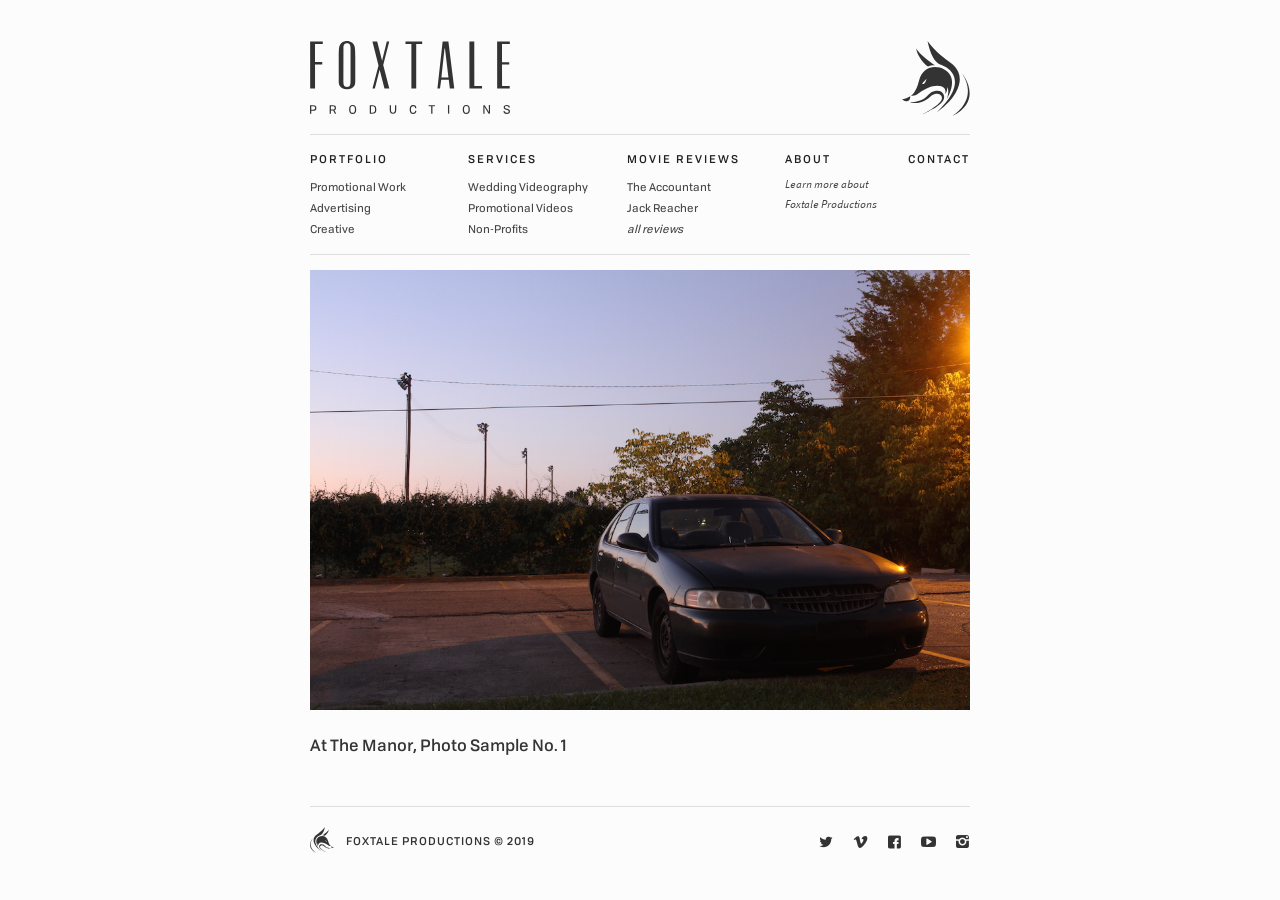
<file: index.html>
<!doctype html>
<html>
  <head>

    <title>Foxtale Productions</title>

    <meta name="viewport" content="width=device-width, initial-scale=1.0, maximum-scale=1.0">
    <meta name="description" content="Foxtale Productions, offering videography services to the South Louisiana area.">
    <meta charset="utf8">

    <link rel="icon" type="image/x-icon" href="/favicon.ico?v=2">

    <link rel="stylesheet" type="text/css" href="/assets/css/fonts.css">
    <link rel="stylesheet" type="text/css" href="/assets/css/main.css">
</head>
  <body>

    <header class="main">
      <div class="site-title clickable">
        <h1><a class="target" href="/">Foxtale Productions</a></h1>
        <img class="text-logo" src="/assets/img/text-logo.svg">
        <img class="fox-logo" src="/assets/img/fox-logo.svg">
      </div>
      <nav class="main">
        <ul class="top">
          <li class="wide dropdown" id="nav-portfolio">
            <a href="/portfolio/">Portfolio</a>
            <ul class="sub">
              <li><a href="/portfolio/">Promotional Work</a></li>
              <li><a href="/portfolio/">Advertising</a></li>
              <li><a href="/portfolio/">Creative</a></li>
              <li><a class="more all" href="/portfolio/">full portfolio</a></li>
            </ul>
          </li>

          <li class="wide dropdown" id="nav-services">
            <a href="/services/">Services</a>
            <ul class="sub">
              <li><a href="/services/">Wedding Videography</a></li>
              <li><a href="/services/">Promotional Videos</a></li>
              <li><a href="/services/">Non-Profits</a></li>
              <li><a class="more all" href="/services/">all services</a></li>
            </ul>
          </li>

          <li class="wide dropdown" id="nav-reviews">
            <a href="/reviews/">Movie Reviews</a>
            <ul class="sub">
              <li><a href="/reviews/the-accountant/">The Accountant</a></li>
              <li><a href="/reviews/jack-reacher/">Jack Reacher</a></li>
              <li><a class="more" href="/reviews">all reviews</a></li>
            </ul>
          </li>

          <li class="narrow dropdown clickable mobile-menu-ignore" id="nav-about">
            <a class="target" href="/about/">About</a>
            <div class="sub"><p>Learn more about<br>Foxtale Productions</p></div>
          </li>
          <li class="narrow" id="nav-contact"><a href="/contact/">Contact</a></li>
        </ul>
      </nav>
    </header>

    <div id="content">      
      <main>
        <figure>
          <img src="/media/portfolio/at-the-manor.jpg">
          <figcaption><h3>At The Manor, Photo Sample No. 1</h3></figcaption>
        </figure>
      </main>
    </div>
    
    <footer class="main wrapper">
      <div id="social-media">
        <a class="social twitter" href="http://twitter.com/FoxtaleFilms" target="_blank"><span>Twitter</span></a>
        <a class="social vimeo" href="http://vimeo.com/foxtaleproductions" target="_blank"><span>Vimeo</span></a>
        <a class="social facebook" href="http://facebook.com/foxtaleproductions" target="_blank"><span>Facebook</span></a>
        <a class="social youtube" href="https://www.youtube.com/channel/UCCpVB6Ms63Vi31xJvLDTf4w" target="_blank"><span>YouTube</span></a>
        <a class="social instagram" href="https://www.instagram.com/foxtalepro/" target="_blank"><span>Instagram</span></a>
      </div>

      <div id="rights-reserved">
        <a href="https://foxtale.lastman.enterprises">Foxtale Productions © 2019</a>
      </div>
    </footer>

    <script src="/assets/js/main.js"></script>
  </body>
</html>
</file>
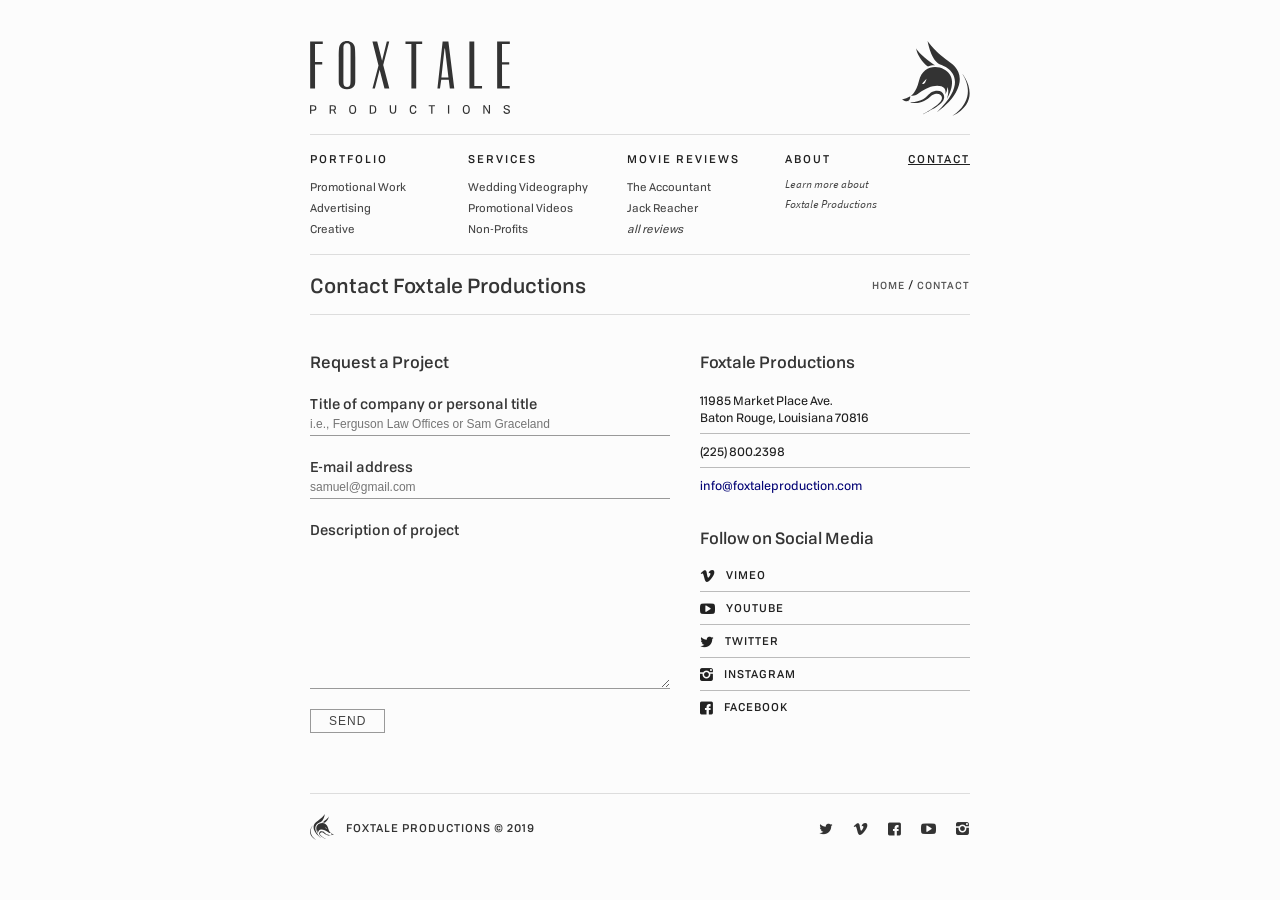
<file: contact/index.html>
<!doctype html>
<html>
	<head>
		<title>Foxtale Productions | Contact</title>
		<meta name="viewport" content="width=device-width, initial-scale=1.0, maximum-scale=1.0">
		<meta name="description" content="Foxtale Productions, offering videography services to the South Louisiana area.">
		<meta charset="utf8">
		<link rel="icon" type="image/x-icon" href="/favicon.ico?v=2">
		<link rel="stylesheet" type="text/css" href="/assets/css/fonts.css">
		<link rel="stylesheet" type="text/css" href="/assets/css/main.css">
		<link rel="stylesheet" type="text/css" href="/assets/css/pages/contact.css">
	</head>
	<body>
		<header class="main">
			<div class="site-title clickable">
				<h1><a class="target" href="/">Foxtale Productions</a></h1>
				<img class="text-logo" src="/assets/img/text-logo.svg">
				<img class="fox-logo" src="/assets/img/fox-logo.svg">
			</div>
			<nav class="main">
				<ul class="top">
					<li class="wide dropdown" id="nav-portfolio">
						<a href="/portfolio/">Portfolio</a>
						<ul class="sub">
							<li><a href="/portfolio/">Promotional Work</a></li>
							<li><a href="/portfolio/">Advertising</a></li>
							<li><a href="/portfolio/">Creative</a></li>
							<li><a class="more all" href="/portfolio/">full portfolio</a></li>
						</ul>
					</li>

					<li class="wide dropdown" id="nav-services">
						<a href="/services/">Services</a>
						<ul class="sub">
							<li><a href="/services/">Wedding Videography</a></li>
							<li><a href="/services/">Promotional Videos</a></li>
							<li><a href="/services/">Non-Profits</a></li>
							<li><a class="more all" href="/services/">all services</a></li>
						</ul>
					</li>

					<li class="wide dropdown" id="nav-reviews">
						<a href="/reviews/">Movie Reviews</a>
						<ul class="sub">
							<li><a href="/reviews/the-accountant/">The Accountant</a></li>
							<li><a href="/reviews/jack-reacher/">Jack Reacher</a></li>
							<li><a class="more" href="/reviews/">all reviews</a></li>
						</ul>
					</li>

					<li class="narrow dropdown clickable mobile-menu-ignore" id="nav-about">
						<a class="target" href="/about/">About</a>
						<div class="sub"><p>Learn more about<br>Foxtale Productions</p></div>
					</li>
					<li class="narrow" id="nav-contact"><a href="/contact/">Contact</a></li>
				</ul>
			</nav>
		</header>

		<div id="content">
			<ul class="inner-nav ablocks" id="breadcrumbs">
				<li>
					<a href="/">Home</a> / 
				</li>
				<li>
					<a href="/contact">Contact</a>
				</li>
			</ul>
			<main>
				<header class="page border">
					<h2>Contact Foxtale Productions</h2>
				</header>
				<div class="flex">
					<aside class="flex-aside reverse-wide">
						<h3 class="side-title">Foxtale Productions</h3>
						<ul class="block" id="physical-contact">
							<li id="office-address">
								<address>11985 Market Place Ave.<br>
								Baton Rouge, Louisiana 70816</address>
							</li>
							<li id="telephone-number"><a class="nostyle" href="tel:1-225-800-2398">(225) 800.2398</a></li>
							<li id="email-address"><a href="mailto:info@foxtaleproduction.com">info@foxtaleproduction.com</a></li>
						</ul>
						<div id="follow" class="hide-narrow">
							<h3>Follow on Social Media</h3>
							<ul class="block">
								<li><a class="block dark social vimeo" href="http://vimeo.com/foxtaleproductions" target="_blank">Vimeo</a></li>
								<li><a class="block dark social youtube" href="https://www.youtube.com/channel/UCCpVB6Ms63Vi31xJvLDTf4w" target="_blank">YouTube</a></li>
								<li><a class="block dark social twitter" href="http://twitter.com/FoxtaleFilms" target="_blank">Twitter</a></li>
								<li><a class="block dark social instagram" href="https://www.instagram.com/foxtalepro/" target="_blank">Instagram</a></li>
								<li><a class="block dark social facebook" href="http://facebook.com/foxtaleproductions" target="_blank">Facebook</a></li>
							</ul>
						</div>
					</aside>
					<div class="flex-main">
						<h3>Request a Project</h3>
						<form method="post" id="request-project" data-action="/actions.php?act=contact" novalidate>
							<div class="field">
								<label for="client-title"><h4>Title of company or personal title</h4></label>
								<input type="text" name="client-title" id="client-title" placeholder="i.e., Ferguson Law Offices or Sam Graceland" required>
							</div>

							<div class="field">
								<label for="email"><h4>E-mail address</h4></label>
								<input type="email" name="email" id="email" placeholder="samuel@gmail.com" required>
							</div>

							<div class="field">
								<label for="project-description"><h4>Description of project</h4></label>
								<textarea id="project-description" name="project-description"></textarea>
							</div>

							<input type="text" name="required">

							<div class="field">
								<button type="submit">Send</button>
							</div>
						</form>
					</div>
				</div>
			</main>
		</div>

		<footer class="main wrapper">
			<div id="social-media">
				<a class="social twitter" href="http://twitter.com/FoxtaleFilms" target="_blank"><span>Twitter</span></a>
				<a class="social vimeo" href="http://vimeo.com/foxtaleproductions" target="_blank"><span>Vimeo</span></a>
				<a class="social facebook" href="http://facebook.com/foxtaleproductions" target="_blank"><span>Facebook</span></a>
				<a class="social youtube" href="https://www.youtube.com/channel/UCCpVB6Ms63Vi31xJvLDTf4w" target="_blank"><span>YouTube</span></a>
				<a class="social instagram" href="https://www.instagram.com/foxtalepro/" target="_blank"><span>Instagram</span></a>
			</div>

			<div id="rights-reserved">
				<a href="/">Foxtale Productions © 2019</a>
			</div>
		</footer>

		<script src="/assets/js/main.js"></script>
		<script src="/assets/js/validate.js"></script>
	</body>
</html>
</file>
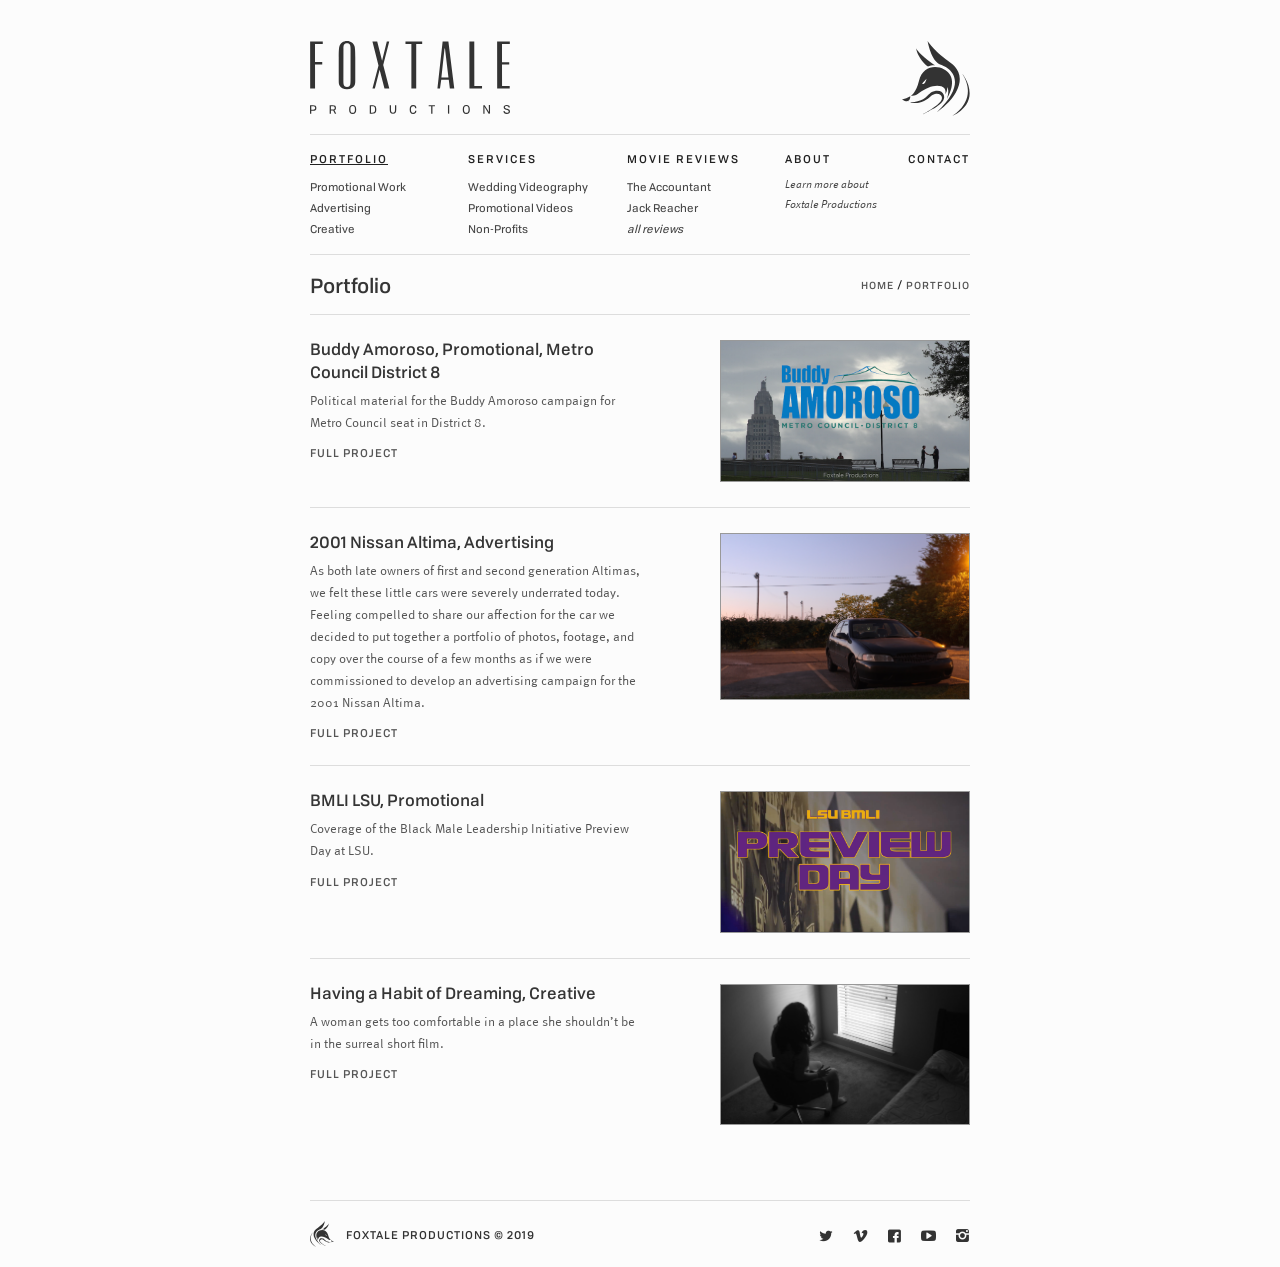
<file: portfolio/index.html>
<!doctype html>
<html>
	<head>
		<title>Foxtale Productions | Portfolio</title>

		<meta name="viewport" content="width=device-width, initial-scale=1.0, maximum-scale=1.0">
		<meta name="description" content="Foxtale Productions, offering videography services to the South Louisiana area.">
		<meta charset="utf8">

		<link rel="icon" type="image/x-icon" href="/favicon.ico?v=2">

		<link rel="stylesheet" type="text/css" href="/assets/css/fonts.css">
		<link rel="stylesheet" type="text/css" href="/assets/css/main.css">
		<link rel="stylesheet" type="text/css" href="/assets/css/pages/portfolio.css">	</head>
	<body>

		<header class="main">
			<div class="site-title clickable">
				<h1><a class="target" href="/">Foxtale Productions</a></h1>
				<img class="text-logo" src="/assets/img/text-logo.svg">
				<img class="fox-logo" src="/assets/img/fox-logo.svg">
			</div>
			<nav class="main">
				<ul class="top">
					<li class="wide dropdown" id="nav-portfolio">
						<a href="/portfolio/">Portfolio</a>
						<ul class="sub">
							<li><a href="/portfolio/">Promotional Work</a></li>
							<li><a href="/portfolio/">Advertising</a></li>
							<li><a href="/portfolio/">Creative</a></li>
							<li><a class="more all" href="/portfolio/">full portfolio</a></li>
						</ul>
					</li>

					<li class="wide dropdown" id="nav-services">
						<a href="/services/">Services</a>
						<ul class="sub">
							<li><a href="/services/">Wedding Videography</a></li>
							<li><a href="/services/">Promotional Videos</a></li>
							<li><a href="/services/">Non-Profits</a></li>
							<li><a class="more all" href="/services/">all services</a></li>
						</ul>
					</li>

					<li class="wide dropdown" id="nav-reviews">
						<a href="/reviews/">Movie Reviews</a>
						<ul class="sub">
							<li><a href="/reviews/the-accountant/">The Accountant</a></li>
							<li><a href="/reviews/jack-reacher/">Jack Reacher</a></li>
							<li><a class="more" href="/reviews/">all reviews</a></li>
						</ul>
					</li>

					<li class="narrow dropdown clickable mobile-menu-ignore" id="nav-about">
						<a class="target" href="/about/">About</a>
						<div class="sub"><p>Learn more about<br>Foxtale Productions</p></div>
					</li>
					<li class="narrow" id="nav-contact"><a href="/contact/">Contact</a></li>
				</ul>
			</nav>
		</header>

		<div id="content">
					<ul class="inner-nav ablocks" id="breadcrumbs">
							<li>
					<a href="/">Home</a>
					 / 				</li>
							<li>
					<a href="/portfolio">Portfolio</a>
									</li>
					</ul>
					<main>
	<header class="page border">
		<h2>Portfolio</h2>
	</header>
	<ul class="port-items">
				<li class="clickable" id="buddy-amoroso">
			<img src="/media/portfolio/buddy-amoroso-tv-spot-cover.png">
			<h3>Buddy Amoroso, Promotional, Metro Council District 8</h3>
			<p>Political material for the Buddy Amoroso campaign for Metro Council seat in District 8.</p>
			<a class="block target" href="/portfolio/buddy-amoroso">Full Project</a>
		</li>
		<li class="clickable" id="2001-nissan-altima">
			<img src="/media/portfolio/at-the-manor.jpg">
			<h3>2001 Nissan Altima, Advertising</h3>
			<p>As both late owners of first and second generation Altimas, we felt these little cars were severely underrated today. Feeling compelled to share our affection for the car we decided to put together a portfolio of photos, footage, and copy over the course of a few months as if we were commissioned to develop an advertising campaign for the 2001 Nissan Altima.</p>
			<a class="block target" href="/portfolio/2001-nissan-altima">Full Project</a>
		</li> 	
		<li class="clickable" id="bmli-lsu">
			<img src="/media/portfolio/bmli-cover.png">
			<h3>BMLI LSU, Promotional</h3>
			<p>Coverage of the Black Male Leadership Initiative Preview Day at LSU.</p>
			<a class="block target" href="#">Full Project</a>
		</li> 		<li class="clickable" id="having-a-habit-of-dreaming">
			<img src="/media/portfolio/looking-out-the-window.png">
			<h3>Having a Habit of Dreaming, Creative</h3>
			<p>A woman gets too comfortable in a place she shouldn’t be in the surreal short film.</p>
			<a class="block target" href="#">Full Project</a>
		</li> 		</ul>
</main>		</div>

		<footer class="main wrapper">
			<div id="social-media">
				<a class="social twitter" href="http://twitter.com/FoxtaleFilms" target="_blank"><span>Twitter</span></a>
				<a class="social vimeo" href="http://vimeo.com/foxtaleproductions" target="_blank"><span>Vimeo</span></a>
				<a class="social facebook" href="http://facebook.com/foxtaleproductions" target="_blank"><span>Facebook</span></a>
				<a class="social youtube" href="https://www.youtube.com/channel/UCCpVB6Ms63Vi31xJvLDTf4w" target="_blank"><span>YouTube</span></a>
				<a class="social instagram" href="https://www.instagram.com/foxtalepro/" target="_blank"><span>Instagram</span></a>
			</div>

			<div id="rights-reserved">
				<a href="/">Foxtale Productions © 2019</a>
			</div>
		</footer>

		<script src="/assets/js/main.js"></script>
	</body>
</html>
</file>
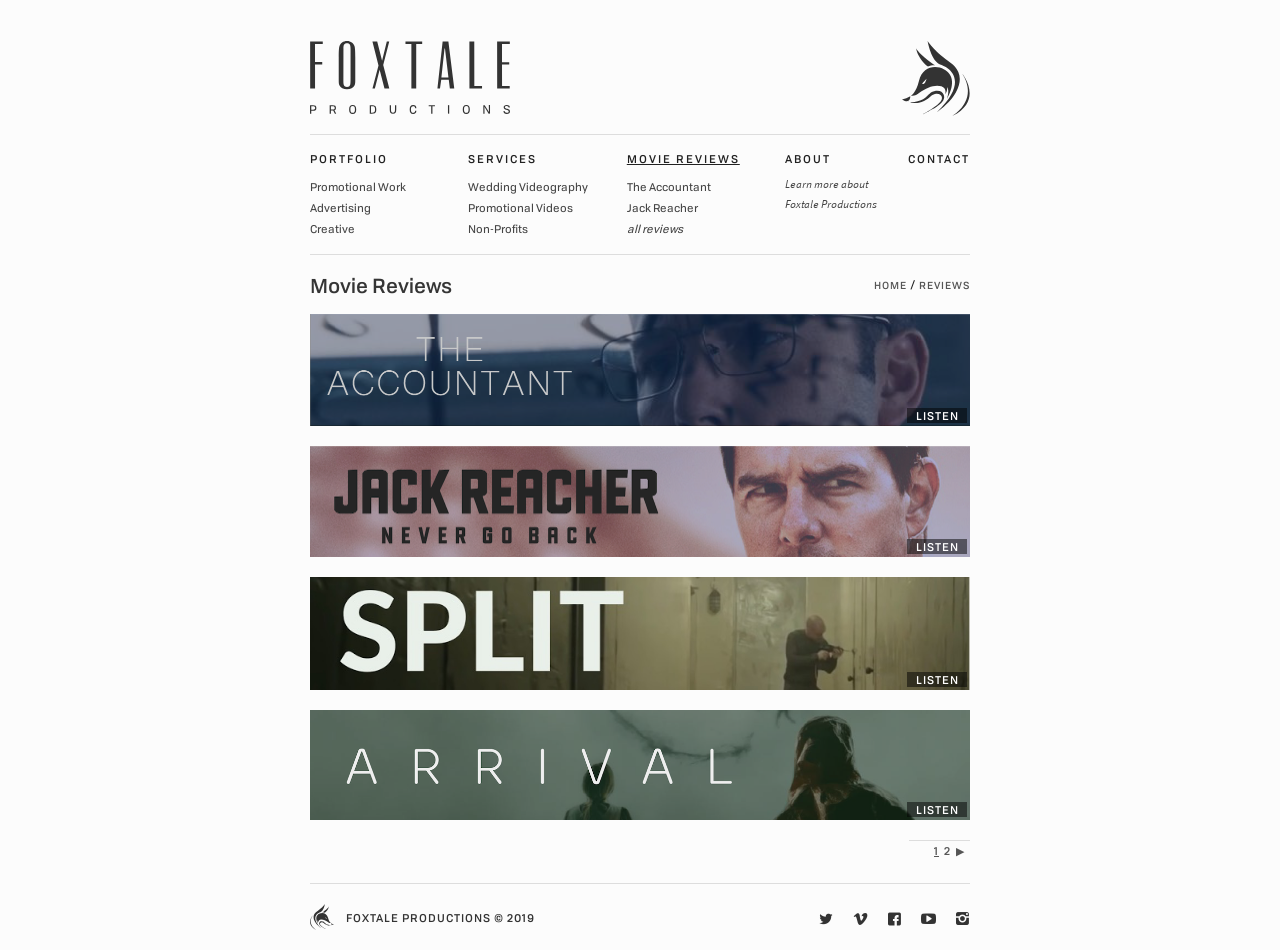
<file: reviews/index.html>
<!doctype html>
<html>
	<head>
		<title>Foxtale Productions | Reviews</title>

		<meta name="viewport" content="width=device-width, initial-scale=1.0, maximum-scale=1.0">
		<meta name="description" content="Foxtale Productions, offering videography services to the South Louisiana area.">
		<meta charset="utf8">

		<link rel="icon" type="image/x-icon" href="/favicon.ico?v=2">

		<link rel="stylesheet" type="text/css" href="/assets/css/fonts.css">
		<link rel="stylesheet" type="text/css" href="/assets/css/main.css">
		<link rel="stylesheet" type="text/css" href="/assets/css/pages/reviews.css">	</head>
	<body>

		<header class="main">
			<div class="site-title clickable">
				<h1><a class="target" href="/">Foxtale Productions</a></h1>
				<img class="text-logo" src="/assets/img/text-logo.svg">
				<img class="fox-logo" src="/assets/img/fox-logo.svg">
			</div>
			<nav class="main">
				<ul class="top">
					<li class="wide dropdown" id="nav-portfolio">
						<a href="/portfolio/">Portfolio</a>
						<ul class="sub">
							<li><a href="/portfolio/">Promotional Work</a></li>
							<li><a href="/portfolio/">Advertising</a></li>
							<li><a href="/portfolio/">Creative</a></li>
							<li><a class="more all" href="/portfolio/">full portfolio</a></li>
						</ul>
					</li>

					<li class="wide dropdown" id="nav-services">
						<a href="/services/">Services</a>
						<ul class="sub">
							<li><a href="/services/">Wedding Videography</a></li>
							<li><a href="/services/">Promotional Videos</a></li>
							<li><a href="/services/">Non-Profits</a></li>
							<li><a class="more all" href="/services/">all services</a></li>
						</ul>
					</li>

					<li class="wide dropdown" id="nav-reviews">
						<a href="/reviews/">Movie Reviews</a>
						<ul class="sub">
							<li><a href="/reviews/the-accountant/">The Accountant</a></li>
							<li><a href="/reviews/jack-reacher/">Jack Reacher</a></li>
							<li><a class="more" href="/reviews/">all reviews</a></li>
						</ul>
					</li>

					<li class="narrow dropdown clickable mobile-menu-ignore" id="nav-about">
						<a class="target" href="/about/">About</a>
						<div class="sub"><p>Learn more about<br>Foxtale Productions</p></div>
					</li>
					<li class="narrow" id="nav-contact"><a href="/contact/">Contact</a></li>
				</ul>
			</nav>
		</header>

		<div id="content">
					<ul class="inner-nav ablocks" id="breadcrumbs">
							<li>
					<a href="/">Home</a>
					 / 				</li>
							<li>
					<a href="/reviews">Reviews</a>
									</li>
					</ul>
					<main>
	<header class="page top">
	<h2>Movie Reviews</h2>
</header>
	<div class="banner clickable">
		<h3>The Accountant</h3>
		<img src="/media/reviews/the-accountant-banner.jpg">
		<a class="block target" href="/reviews/the-accountant/">
			Listen		</a>
	</div>
	<div class="banner clickable">
		<h3>Jack Reacher: Never Go Back</h3>
		<img src="/media/reviews/jack-reacher-banner.jpg">
		<a class="block target" href="/reviews/jack-reacher/">
			Listen		</a>
	</div>
	<div class="banner clickable">
		<h3>Split</h3>
		<img src="/media/reviews/split-banner.jpg">
		<a class="block target" href="#">
			Listen		</a>
	</div>
	<div class="banner clickable">
		<h3>Arrival</h3>
		<img src="/media/reviews/arrival-banner.jpg">
		<a class="block target" href="#">
			Listen		</a>
	</div>
	
<ul class="inner-nav right"><li><a href="." class="active">1</a></li><li><a href="#2">2</a></li><li><a href="#2">▶</a></li></ul></main>		</div>

		<footer class="main wrapper">
			<div id="social-media">
				<a class="social twitter" href="https://twitter.com/FoxtaleFilms" target="_blank"><span>Twitter</span></a>
				<a class="social vimeo" href="https://vimeo.com/foxtaleproductions" target="_blank"><span>Vimeo</span></a>
				<a class="social facebook" href="https://facebook.com/foxtaleproductions" target="_blank"><span>Facebook</span></a>
				<a class="social youtube" href="https://www.youtube.com/channel/UCCpVB6Ms63Vi31xJvLDTf4w" target="_blank"><span>YouTube</span></a>
				<a class="social instagram" href="https://www.instagram.com/foxtalepro/" target="_blank"><span>Instagram</span></a>
			</div>

			<div id="rights-reserved">
				<a href="/">Foxtale Productions © 2019</a>
			</div>
		</footer>

		<script src="/assets/js/main.js"></script>
	</body>
</html>
</file>
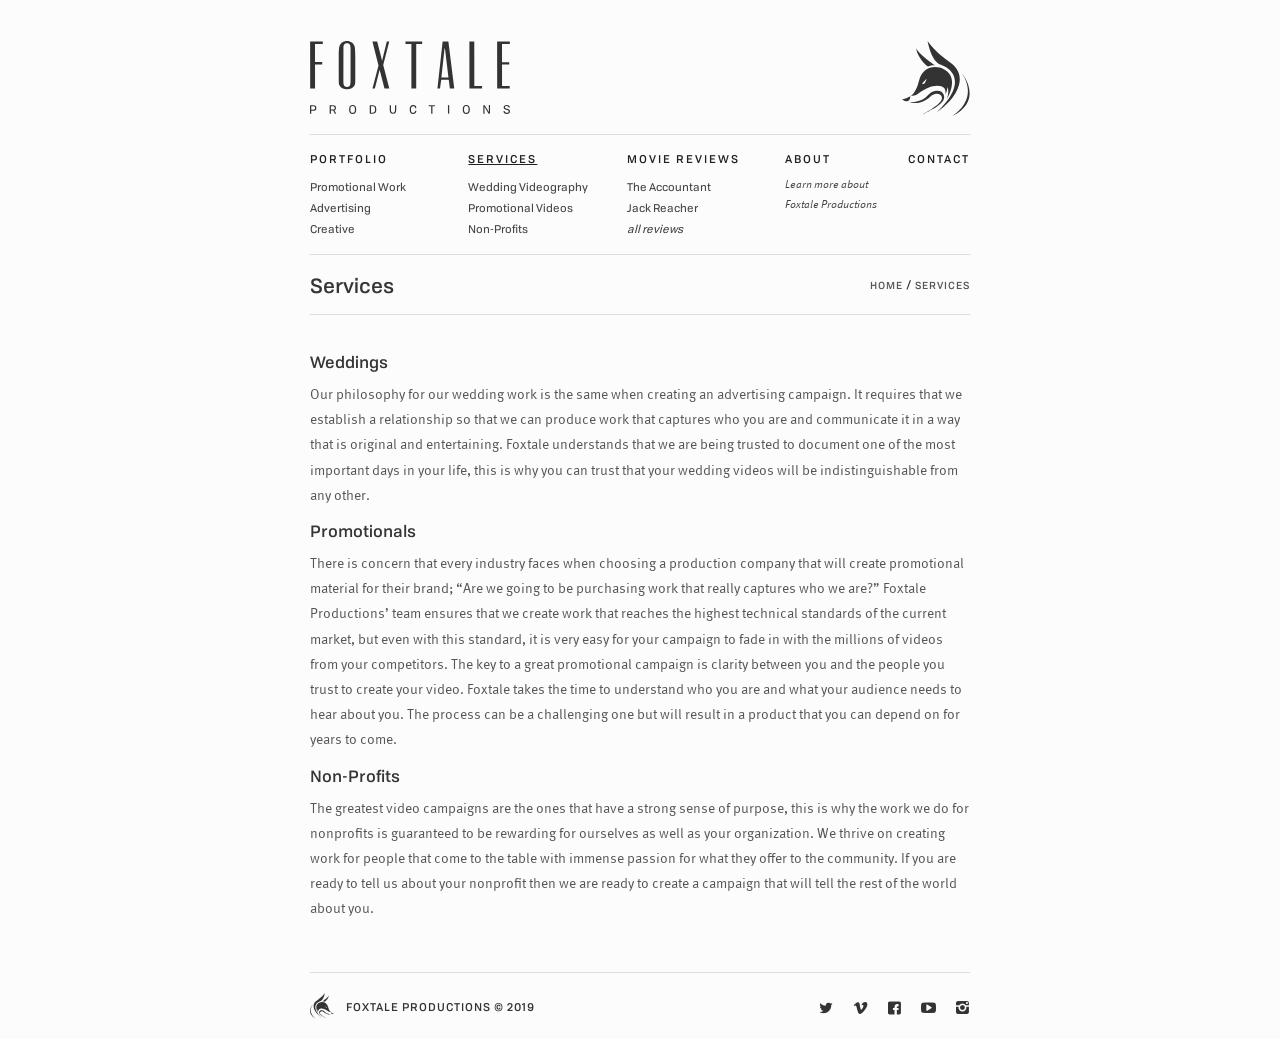
<file: services/index.html>
<!doctype html>
<html>
	<head>
		<title>Foxtale Productions | Services</title>

		<meta name="viewport" content="width=device-width, initial-scale=1.0, maximum-scale=1.0">
		<meta name="description" content="Foxtale Productions, offering videography services to the South Louisiana area.">
		<meta charset="utf8">

		<link rel="icon" type="image/x-icon" href="favicon.ico?v=2">

		<link rel="stylesheet" type="text/css" href="/assets/css/fonts.css">
		<link rel="stylesheet" type="text/css" href="/assets/css/main.css">
		<link rel="stylesheet" type="text/css" href="/assets/css/pages/services.css">	</head>
	<body>

		<header class="main">
			<div class="site-title clickable">
				<h1><a class="target" href="/">Foxtale Productions</a></h1>
				<img class="text-logo" src="/assets/img/text-logo.svg">
				<img class="fox-logo" src="/assets/img/fox-logo.svg">
			</div>
			<nav class="main">
				<ul class="top">
					<li class="wide dropdown" id="nav-portfolio">
						<a href="/portfolio/">Portfolio</a>
						<ul class="sub">
							<li><a href="/portfolio/">Promotional Work</a></li>
							<li><a href="/portfolio/">Advertising</a></li>
							<li><a href="/portfolio/">Creative</a></li>
							<li><a class="more all" href="/portfolio/">full portfolio</a></li>
						</ul>
					</li>

					<li class="wide dropdown" id="nav-services">
						<a href="/services/">Services</a>
						<ul class="sub">
							<li><a href="/services/">Wedding Videography</a></li>
							<li><a href="/services/">Promotional Videos</a></li>
							<li><a href="/services/">Non-Profits</a></li>
							<li><a class="more all" href="/services/">all services</a></li>
						</ul>
					</li>

					<li class="wide dropdown" id="nav-reviews">
						<a href="/reviews/">Movie Reviews</a>
						<ul class="sub">
							<li><a href="/reviews/the-accountant/">The Accountant</a></li>
							<li><a href="/reviews/jack-reacher/">Jack Reacher</a></li>
							<li><a class="more" href="/reviews">all reviews</a></li>
						</ul>
					</li>

					<li class="narrow dropdown clickable mobile-menu-ignore" id="nav-about">
						<a class="target" href="/about/">About</a>
						<div class="sub"><p>Learn more about<br>Foxtale Productions</p></div>
					</li>
					<li class="narrow" id="nav-contact"><a href="/contact/">Contact</a></li>
				</ul>
			</nav>
		</header>

		<div id="content">
			<ul class="inner-nav ablocks" id="breadcrumbs">
					<li>
			<a href="/">Home</a>
			 / 				</li>
					<li>
			<a href="/services">Services</a>
							</li>
			</ul>
			<main>
				<header class="page border">
					<h2>Services</h2>
				</header>
			
				<section class="services">
					<article id="weddings">
					<h3>Weddings</h3>
			<p>Our philosophy for our wedding work is the same when creating an advertising campaign. It requires that we establish a relationship so that we can produce work that captures who you are and communicate it in a way that is original and entertaining. Foxtale understands that we are being trusted to document one of the most important days in your life, this is why you can trust that your wedding videos will be indistinguishable from any other.</p>		</article>
			
					<article id="promotionals">
						<h3>Promotionals</h3>
			<p>There is concern that every industry faces when choosing a production company that will create promotional material for their brand; “Are we going to be purchasing work that really captures who we are?” Foxtale Productions’ team ensures that we create work that reaches the highest technical standards of the current market, but even with this standard, it is very easy for your campaign to fade in with the millions of videos from your competitors. The key to a great promotional campaign is clarity between you and the people you trust to create your video. Foxtale takes the time to understand who you are and what your audience needs to hear about you. The process can be a challenging one but will result in a product that you can depend on for years to come.</p>		</article>
			
					<article id="non-profits">
						<h3>Non-Profits</h3>
			<p>The greatest video campaigns are the ones that have a strong sense of purpose, this is why the work we do for nonprofits is guaranteed to be rewarding for ourselves as well as your organization. We thrive on creating work for people that come to the table with immense passion for what they offer to the community. If you are ready to tell us about your nonprofit then we are ready to create a campaign that will tell the rest of the world about you.</p>		</article>
				</section>
			</main>
		</div>
		
		<footer class="main wrapper">
			<div id="social-media">
				<a class="social twitter" href="http://twitter.com/FoxtaleFilms" target="_blank"><span>Twitter</span></a>
				<a class="social vimeo" href="http://vimeo.com/foxtaleproductions" target="_blank"><span>Vimeo</span></a>
				<a class="social facebook" href="http://facebook.com/foxtaleproductions" target="_blank"><span>Facebook</span></a>
				<a class="social youtube" href="https://www.youtube.com/channel/UCCpVB6Ms63Vi31xJvLDTf4w" target="_blank"><span>YouTube</span></a>
				<a class="social instagram" href="https://www.instagram.com/foxtalepro/" target="_blank"><span>Instagram</span></a>
			</div>
			<div id="rights-reserved">
				<a href="/">Foxtale Productions © 2019</a>
			</div>
		</footer>

		<script src="/assets/js/main.js"></script>
	</body>
</html>
</file>
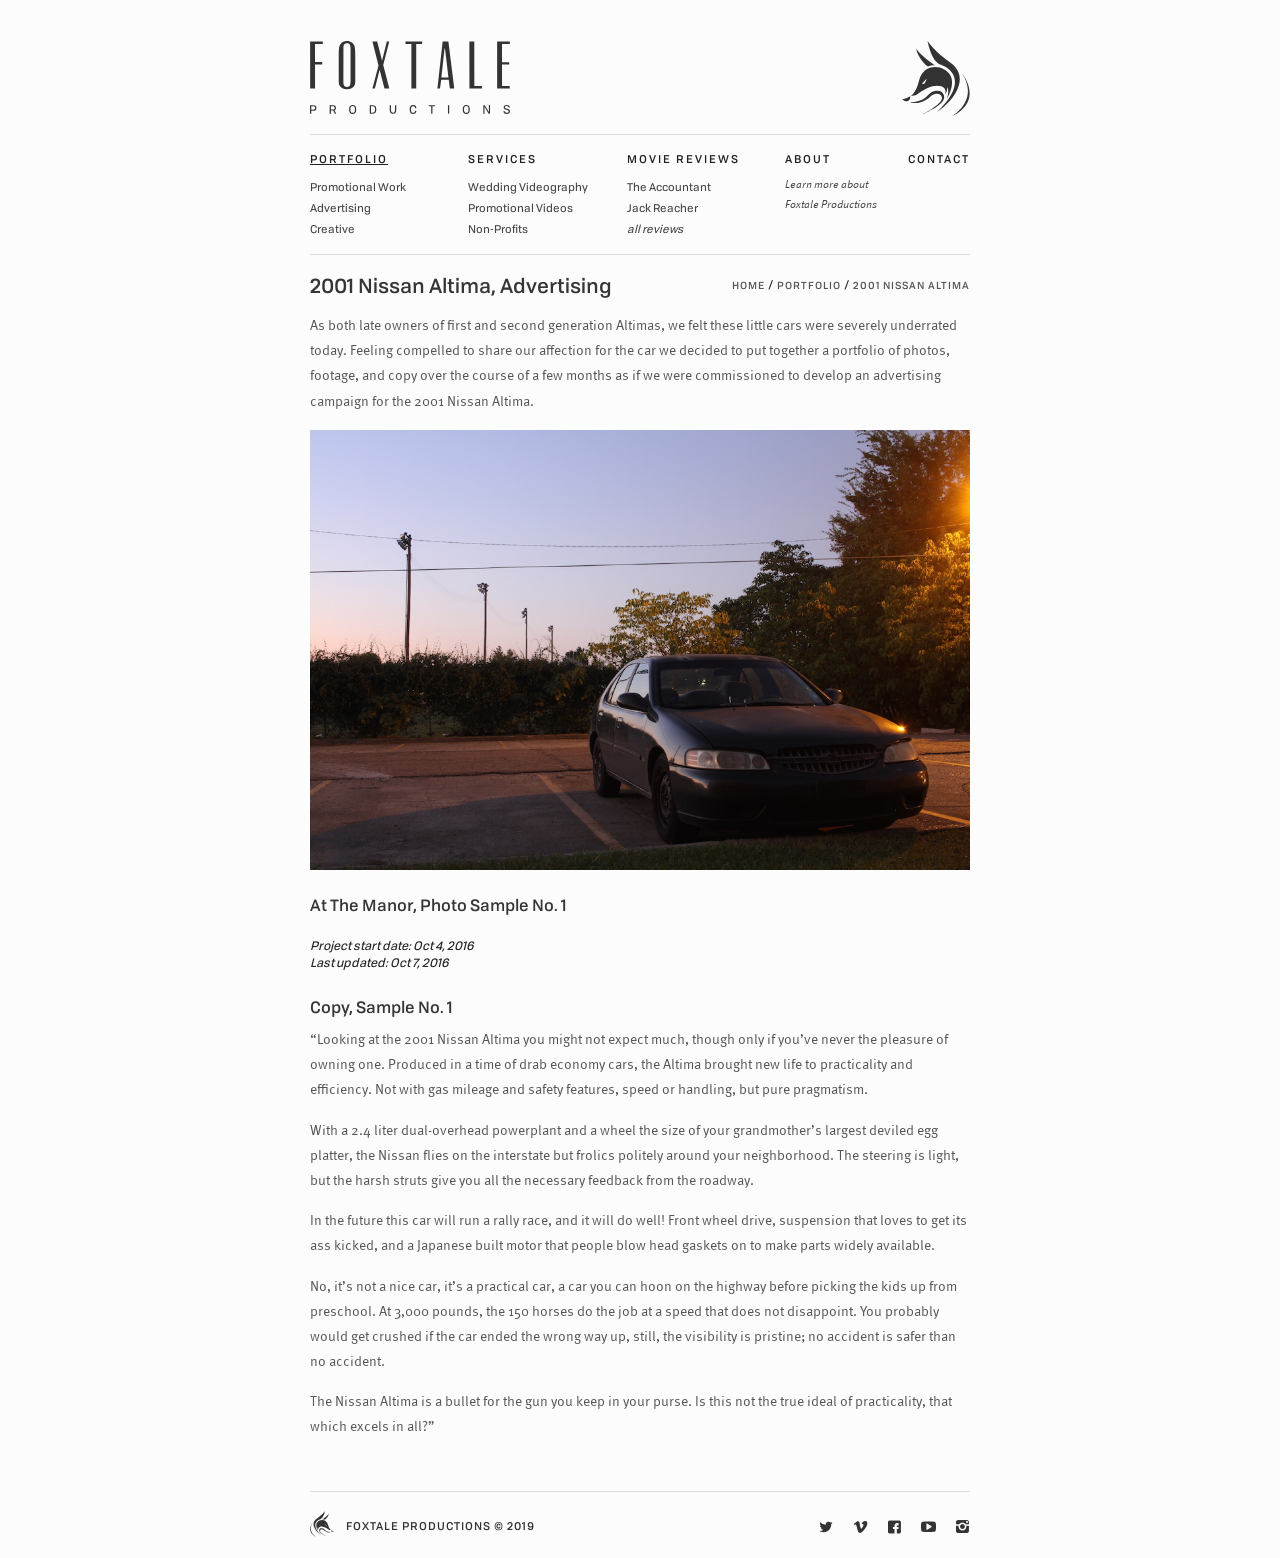
<file: portfolio/2001-nissan-altima/index.html>
<!doctype html>
<html>
	<head>

		<title>Foxtale Productions | Portfolio</title>

		<meta name="viewport" content="width=device-width, initial-scale=1.0, maximum-scale=1.0">
		<meta name="description" content="Foxtale Productions, offering videography services to the South Louisiana area.">
		<meta charset="utf8">

		<link rel="icon" type="image/x-icon" href="/favicon.ico?v=2">

		<link rel="stylesheet" type="text/css" href="/assets/css/fonts.css">
		<link rel="stylesheet" type="text/css" href="/assets/css/main.css">
		<link rel="stylesheet" type="text/css" href="/assets/css/pages/portfolio.css">	</head>
	<body>

		<header class="main">
			<div class="site-title clickable">
				<h1><a class="target" href="/">Foxtale Productions</a></h1>
				<img class="text-logo" src="/assets/img/text-logo.svg">
				<img class="fox-logo" src="/assets/img/fox-logo.svg">
			</div>
			<nav class="main">
				<ul class="top">
					<li class="wide dropdown" id="nav-portfolio">
						<a href="/portfolio/">Portfolio</a>
						<ul class="sub">
							<li><a href="/portfolio/">Promotional Work</a></li>
							<li><a href="/portfolio/">Advertising</a></li>
							<li><a href="/portfolio/">Creative</a></li>
							<li><a class="more all" href="/portfolio/">full portfolio</a></li>
						</ul>
					</li>

					<li class="wide dropdown" id="nav-services">
						<a href="/services/">Services</a>
						<ul class="sub">
							<li><a href="/services/">Wedding Videography</a></li>
							<li><a href="/services/">Promotional Videos</a></li>
							<li><a href="/services/">Non-Profits</a></li>
							<li><a class="more all" href="/services/">all services</a></li>
						</ul>
					</li>

					<li class="wide dropdown" id="nav-reviews">
						<a href="/reviews/">Movie Reviews</a>
						<ul class="sub">
							<li><a href="/reviews/the-accountant/">The Accountant</a></li>
							<li><a href="/reviews/jack-reacher/">Jack Reacher</a></li>
							<li><a class="more" href="/reviews/">all reviews</a></li>
						</ul>
					</li>

					<li class="narrow dropdown clickable mobile-menu-ignore" id="nav-about">
						<a class="target" href="/about/">About</a>
						<div class="sub"><p>Learn more about<br>Foxtale Productions</p></div>
					</li>
					<li class="narrow" id="nav-contact"><a href="/contact/">Contact</a></li>
				</ul>
			</nav>
		</header>

		<div id="content">
					<ul class="inner-nav ablocks" id="breadcrumbs">
							<li>
					<a href="/">Home</a>
					 / 				</li>
							<li>
					<a href="/portfolio">Portfolio</a>
					 / 				</li>
							<li>
					<a href="/portfolio/2001-nissan-altima">2001 Nissan Altima</a>
									</li>
					</ul>
					<main>
	<header class="page">
		<h2>2001 Nissan Altima, Advertising</h2>
	</header>

	<p>As both late owners of first and second generation Altimas, we felt these little cars were severely underrated today. Feeling compelled to share our affection for the car we decided to put together a portfolio of photos, footage, and copy over the course of a few months as if we were commissioned to develop an advertising campaign for the 2001 Nissan Altima.</p>

	<figure>
		<img src="/media/portfolio/at-the-manor.jpg">
		<figcaption><h3>At The Manor, Photo Sample No. 1</h3></figcaption>
	</figure>

	<em>Project start date: Oct 4, 2016</em>
	<br>
	<em>Last updated: Oct 7, 2016</em>

	<h3>Copy, Sample No. 1</h3>

	<p>“Looking at the 2001 Nissan Altima you might not expect much, though only if you’ve never the pleasure of owning one. Produced in a time of drab economy cars, the Altima brought new life to practicality and efficiency. Not with gas mileage and safety features, speed or handling, but pure pragmatism.</p>

	<p>With a 2.4 liter dual-overhead powerplant and a wheel the size of your grandmother’s largest deviled egg platter, the Nissan flies on the interstate but frolics politely around your neighborhood. The steering is light, but the harsh struts give you all the necessary feedback from the roadway.</p>

	<p>In the future this car will run a rally race, and it will do well! Front wheel drive, suspension that loves to get its ass kicked, and a Japanese built motor that people blow head gaskets on to make parts widely available.</p>

	<p>No, it’s not a nice car, it’s a practical car, a car you can hoon on the highway before picking the kids up from preschool. At 3,000 pounds, the 150 horses do the job at a speed that does not disappoint. You probably would get crushed if the car ended the wrong way up, still, the visibility is pristine; no accident is safer than no accident.</p>

	<p>The Nissan Altima is a bullet for the gun you keep in your purse. Is this not the true ideal of practicality, that which excels in all?”</p>
</main>		</div>

		<footer class="main wrapper">
			<div id="social-media">
				<a class="social twitter" href="http://twitter.com/FoxtaleFilms" target="_blank"><span>Twitter</span></a>
				<a class="social vimeo" href="http://vimeo.com/foxtaleproductions" target="_blank"><span>Vimeo</span></a>
				<a class="social facebook" href="http://facebook.com/foxtaleproductions" target="_blank"><span>Facebook</span></a>
				<a class="social youtube" href="https://www.youtube.com/channel/UCCpVB6Ms63Vi31xJvLDTf4w" target="_blank"><span>YouTube</span></a>
				<a class="social instagram" href="https://www.instagram.com/foxtalepro/" target="_blank"><span>Instagram</span></a>
			</div>

			<div id="rights-reserved">
				<a href="http://foxtaleproduction.com/">Foxtale Productions © 2019</a>
			</div>
		</footer>

		<script src="/assets/js/main.js"></script>
	</body>
</html>
</file>
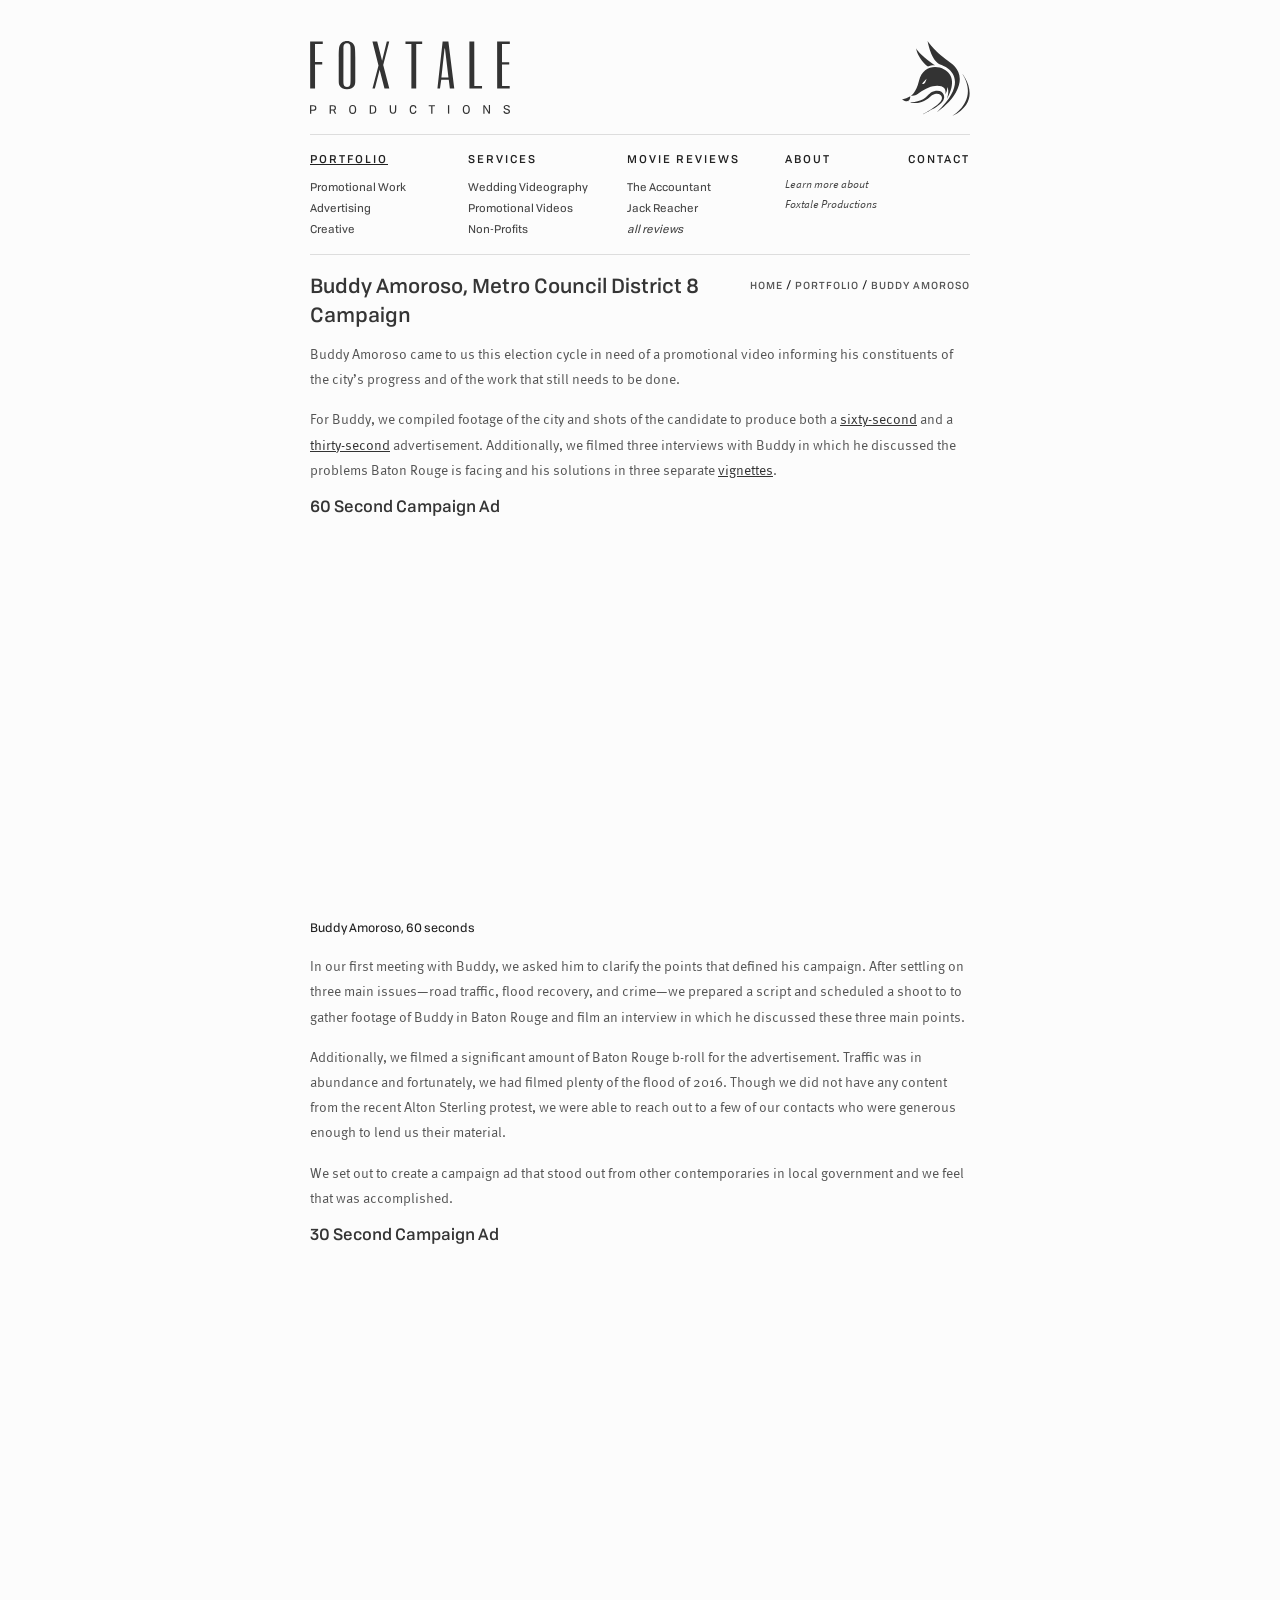
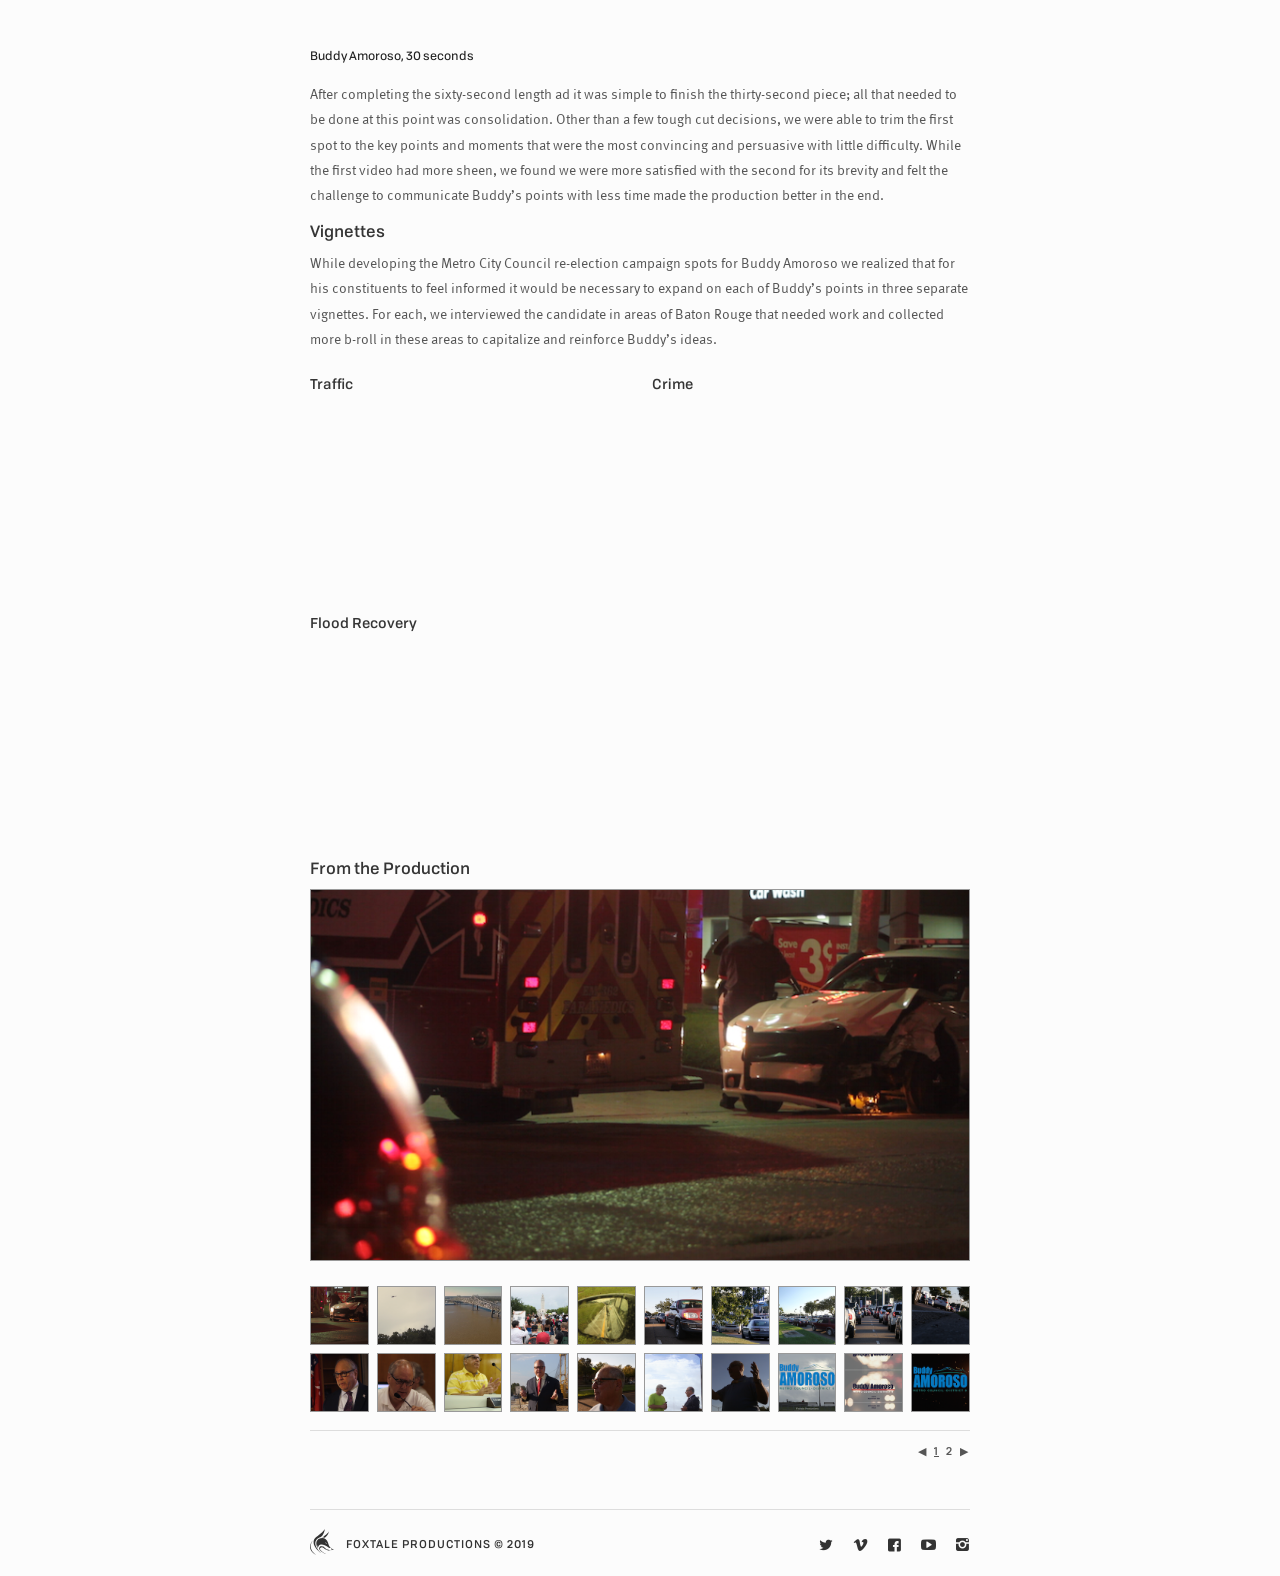
<file: portfolio/buddy-amoroso/index.html>
<!doctype html>
<html>
  <head>


    <title>Foxtale Productions | Portfolio</title>

    <meta name="viewport" content="width=device-width, initial-scale=1.0, maximum-scale=1.0">
    <meta name="description" content="Foxtale Productions, offering videography services to the South Louisiana area.">
    <meta charset="utf8">

    <link rel="icon" type="image/x-icon" href="assets/img/favicon.ico">

    <link rel="stylesheet" type="text/css" href="/assets/css/fonts.css">
    <link rel="stylesheet" type="text/css" href="/assets/css/main.css">
    <link rel="stylesheet" type="text/css" href="/assets/css/pages/portfolio.css">	</head>
  <body>

    <header class="main">
      <div class="site-title clickable">
        <h1><a class="target" href="/">Foxtale Productions</a></h1>
        <img class="text-logo" src="/assets/img/text-logo.svg">
        <img class="fox-logo" src="/assets/img/fox-logo.svg">
      </div>
      <nav class="main">
        <ul class="top">
          <li class="wide dropdown" id="nav-portfolio">
            <a href="/portfolio/">Portfolio</a>
            <ul class="sub">
              <li><a href="/portfolio/">Promotional Work</a></li>
              <li><a href="/portfolio/">Advertising</a></li>
              <li><a href="/portfolio/">Creative</a></li>
              <li><a class="more all" href="/portfolio/">full portfolio</a></li>
            </ul>
          </li>

          <li class="wide dropdown" id="nav-services">
            <a href="/services/">Services</a>
            <ul class="sub">
              <li><a href="/services/">Wedding Videography</a></li>
              <li><a href="/services/">Promotional Videos</a></li>
              <li><a href="/services/">Non-Profits</a></li>
              <li><a class="more all" href="/services/">all services</a></li>
            </ul>
          </li>

          <li class="wide dropdown" id="nav-reviews">
            <a href="/reviews/">Movie Reviews</a>
            <ul class="sub">
              <li><a href="/reviews/the-accountant/">The Accountant</a></li>
              <li><a href="/reviews/jack-reacher/">Jack Reacher</a></li>
              <li><a class="more" href="/reviews/">all reviews</a></li>
            </ul>
          </li>

          <li class="narrow dropdown clickable mobile-menu-ignore" id="nav-about">
            <a class="target" href="/about/">About</a>
            <div class="sub"><p>Learn more about<br>Foxtale Productions</p></div>
          </li>
          <li class="narrow" id="nav-contact"><a href="/contact/">Contact</a></li>
        </ul>
      </nav>
    </header>

    <div id="content">
          <ul class="inner-nav ablocks" id="breadcrumbs">
              <li>
          <a href="/">Home</a>
           / 				</li>
              <li>
          <a href="/portfolio">Portfolio</a>
           / 				</li>
              <li>
          <a href="/portfolio/buddy-amoroso">Buddy Amoroso</a>
                  </li>
          </ul>
          <main>
  <header class="page">
    <h2>Buddy Amoroso, Metro Council District 8 Campaign</h2>
  </header>
  <p>Buddy Amoroso came to us this election cycle in need of a promotional video informing his constituents of the city’s progress and of the work that still needs to be done.</p>
  <p>For Buddy, we compiled footage of the city and shots of the candidate to produce both a <a href="#sixty-second-ad">sixty-second</a> and a <a href="#thirty-second-ad">thirty-second</a> advertisement. Additionally, we filmed three interviews with Buddy in which he discussed the problems Baton Rouge is facing and his solutions in three separate <a href="#vignettes">vignettes</a>.</p>

  <section id="sixty-second-ad">
    <h3>60 Second Campaign Ad</h3>
    <figure class="video" id="sixty-second-ad-video">
        <div class="vid-wrapper">
    <iframe src="https://player.vimeo.com/video/185757410" frameborder="0" webkitallowfullscreen mozallowfullscreen allowfullscreen></iframe>
  </div> 			<figcaption>Buddy Amoroso, 60 seconds</figcaption>
    </figure>
      <p>In our first meeting with Buddy, we asked him to clarify the points that defined his campaign. After settling on three main issues—road traffic, flood recovery, and crime—we prepared a script and scheduled a shoot to to gather footage of Buddy in Baton Rouge and film an interview in which he discussed these three main points.</p>

    <p>Additionally, we filmed a significant amount of Baton Rouge b-roll for the advertisement. Traffic was in abundance and fortunately, we had filmed plenty of the flood of 2016. Though we did not have any content from the recent Alton Sterling protest, we were able to reach out to a few of our contacts who were generous enough to lend us their material.</p>

    <p>We set out to create a campaign ad that stood out from other contemporaries in local government and we feel that was accomplished.</p>

  <section id="thirty-second-ad">
    <h3>30 Second Campaign Ad</h3>
    <figure class="video" id="thirty-second-ad-video">
        <div class="vid-wrapper">
    <iframe src="https://player.vimeo.com/video/185753072" frameborder="0" webkitallowfullscreen mozallowfullscreen allowfullscreen></iframe>
  </div> 			<figcaption>Buddy Amoroso, 30 seconds</figcaption>
    </figure>
    <p>After completing the sixty-second length ad it was  simple to finish the thirty-second piece; all that needed to be done at this point was consolidation. Other than a few tough cut decisions, we were able to trim the first spot to the key points and moments that were the most convincing and persuasive with little difficulty. While the first video had more sheen, we found we were more satisfied with the second for its brevity and felt the challenge to communicate Buddy’s points with less time made the production better in the end.</p>
  </section>


  <section id="vignettes">
    <h3>Vignettes</h3>

    <p>While developing the Metro City Council re-election campaign spots for Buddy Amoroso we realized that for his constituents to feel informed it would be necessary to expand on each of Buddy’s points in three separate vignettes. For each, we interviewed the candidate in areas of Baton Rouge that needed work and collected more b-roll in these areas to capitalize and reinforce Buddy’s ideas.</p>

    <div class="flex">
      <div id="vignettes" class="flex-half">
        <h4>Traffic</h4>
        <figure class="video">
            <div class="vid-wrapper">
    <iframe src="https://player.vimeo.com/video/186521034" frameborder="0" webkitallowfullscreen mozallowfullscreen allowfullscreen></iframe>
  </div> 				</figure>
      </div>
      <div class="flex-half">
        <h4>Crime</h4>
        <figure class="video">
            <div class="vid-wrapper">
    <iframe src="https://player.vimeo.com/video/186521033" frameborder="0" webkitallowfullscreen mozallowfullscreen allowfullscreen></iframe>
  </div> 				</figure>
      </div>
      <div class="flex-half">
        <h4>Flood Recovery</h4>
        <figure class="video">
            <div class="vid-wrapper">
    <iframe src="https://player.vimeo.com/video/186521030" frameborder="0" webkitallowfullscreen mozallowfullscreen allowfullscreen></iframe>
  </div> 				</figure>
      </div>
    </div>

    <h3>From the Production</h3>
    <div id="from-the-production" class="gallery">

  <figure class="selected">
    <div class="selected-wrapper">
      <img class="display" src="/media/buddy-amoroso/photos/baton-rouge-crime-police-car-crash.png">
    </div>
  </figure>
  <div class="selection">
    <ul class="thumbs">
          <li><a href="/media/buddy-amoroso/photos/baton-rouge-crime-police-car-crash.png">
        <img src="/media/buddy-amoroso/photos/thumbs/baton-rouge-crime-police-car-crash.png">
      </a></li>
          <li><a href="/media/buddy-amoroso/photos/baton-rouge-helicopter.png">
        <img src="/media/buddy-amoroso/photos/thumbs/baton-rouge-helicopter.png">
      </a></li>
          <li><a href="/media/buddy-amoroso/photos/baton-rouge-missippi-bridge.png">
        <img src="/media/buddy-amoroso/photos/thumbs/baton-rouge-missippi-bridge.png">
      </a></li>
          <li><a href="/media/buddy-amoroso/photos/baton-rouge-protest.png">
        <img src="/media/buddy-amoroso/photos/thumbs/baton-rouge-protest.png">
      </a></li>
          <li><a href="/media/buddy-amoroso/photos/baton-rouge-traffic-2.png">
        <img src="/media/buddy-amoroso/photos/thumbs/baton-rouge-traffic-2.png">
      </a></li>
          <li><a href="/media/buddy-amoroso/photos/baton-rouge-traffic-3.png">
        <img src="/media/buddy-amoroso/photos/thumbs/baton-rouge-traffic-3.png">
      </a></li>
          <li><a href="/media/buddy-amoroso/photos/baton-rouge-traffic-sherwood-forest-3.png">
        <img src="/media/buddy-amoroso/photos/thumbs/baton-rouge-traffic-sherwood-forest-3.png">
      </a></li>
          <li><a href="/media/buddy-amoroso/photos/baton-rouge-traffic-sherwood-forest-4.png">
        <img src="/media/buddy-amoroso/photos/thumbs/baton-rouge-traffic-sherwood-forest-4.png">
      </a></li>
          <li><a href="/media/buddy-amoroso/photos/baton-rouge-traffic-sherwood-forest.png">
        <img src="/media/buddy-amoroso/photos/thumbs/baton-rouge-traffic-sherwood-forest.png">
      </a></li>
          <li><a href="/media/buddy-amoroso/photos/baton-rouge-traffic.png">
        <img src="/media/buddy-amoroso/photos/thumbs/baton-rouge-traffic.png">
      </a></li>
          <li><a href="/media/buddy-amoroso/photos/buddy-amoroso-interview.png">
        <img src="/media/buddy-amoroso/photos/thumbs/buddy-amoroso-interview.png">
      </a></li>
          <li><a href="/media/buddy-amoroso/photos/buddy-amoroso-metro-council-seat-2.png">
        <img src="/media/buddy-amoroso/photos/thumbs/buddy-amoroso-metro-council-seat-2.png">
      </a></li>
          <li><a href="/media/buddy-amoroso/photos/buddy-amoroso-metro-council-seat.png">
        <img src="/media/buddy-amoroso/photos/thumbs/buddy-amoroso-metro-council-seat.png">
      </a></li>
          <li><a href="/media/buddy-amoroso/photos/buddy-amoroso-oneal.png">
        <img src="/media/buddy-amoroso/photos/thumbs/buddy-amoroso-oneal.png">
      </a></li>
          <li><a href="/media/buddy-amoroso/photos/buddy-amoroso-sherwood-forest.png">
        <img src="/media/buddy-amoroso/photos/thumbs/buddy-amoroso-sherwood-forest.png">
      </a></li>
          <li><a href="/media/buddy-amoroso/photos/buddy-amoroso-speaks-to-constituents.png">
        <img src="/media/buddy-amoroso/photos/thumbs/buddy-amoroso-speaks-to-constituents.png">
      </a></li>
          <li><a href="/media/buddy-amoroso/photos/buddy-amoroso-talks-about-br.png">
        <img src="/media/buddy-amoroso/photos/thumbs/buddy-amoroso-talks-about-br.png">
      </a></li>
          <li><a href="/media/buddy-amoroso/photos/buddy-amoroso-tv-spot-cover.png">
        <img src="/media/buddy-amoroso/photos/thumbs/buddy-amoroso-tv-spot-cover.png">
      </a></li>
          <li><a href="/media/buddy-amoroso/photos/budy-amoroso-vote-november-8.png">
        <img src="/media/buddy-amoroso/photos/thumbs/budy-amoroso-vote-november-8.png">
      </a></li>
          <li><a href="/media/buddy-amoroso/photos/crime-vignette-cover.png">
        <img src="/media/buddy-amoroso/photos/thumbs/crime-vignette-cover.png">
      </a></li>
          <li><a href="/media/buddy-amoroso/photos/flood-vignette-cover.png">
        <img src="/media/buddy-amoroso/photos/thumbs/flood-vignette-cover.png">
      </a></li>
          <li><a href="/media/buddy-amoroso/photos/louisiana-flood-2016-2.png">
        <img src="/media/buddy-amoroso/photos/thumbs/louisiana-flood-2016-2.png">
      </a></li>
          <li><a href="/media/buddy-amoroso/photos/louisiana-flood-2016-3.png">
        <img src="/media/buddy-amoroso/photos/thumbs/louisiana-flood-2016-3.png">
      </a></li>
          <li><a href="/media/buddy-amoroso/photos/louisiana-flood-2016-4.png">
        <img src="/media/buddy-amoroso/photos/thumbs/louisiana-flood-2016-4.png">
      </a></li>
          <li><a href="/media/buddy-amoroso/photos/louisiana-flood-2016-5.png">
        <img src="/media/buddy-amoroso/photos/thumbs/louisiana-flood-2016-5.png">
      </a></li>
          <li><a href="/media/buddy-amoroso/photos/lsu-college-of-business.png">
        <img src="/media/buddy-amoroso/photos/thumbs/lsu-college-of-business.png">
      </a></li>
          <li><a href="/media/buddy-amoroso/photos/lsu-lakes-interstate-10.png">
        <img src="/media/buddy-amoroso/photos/thumbs/lsu-lakes-interstate-10.png">
      </a></li>
          <li><a href="/media/buddy-amoroso/photos/state-capitol-arsenal-park.png">
        <img src="/media/buddy-amoroso/photos/thumbs/state-capitol-arsenal-park.png">
      </a></li>
          <li><a href="/media/buddy-amoroso/photos/state-capitol.png">
        <img src="/media/buddy-amoroso/photos/thumbs/state-capitol.png">
      </a></li>
          <li><a href="/media/buddy-amoroso/photos/traffic-vignette-cover.png">
        <img src="/media/buddy-amoroso/photos/thumbs/traffic-vignette-cover.png">
      </a></li>
        </ul>
  </div>
  <script src="/assets/js/gallery.js"></script>
  <script>
  (function() {
    newGallery = document.getElementById('from-the-production')
    newGallery.gallery = new gallery(newGallery)
  })();

  </script>
      </div>
  </section>
</main>
    </div>

    <footer class="main wrapper">
      <div id="social-media">
        <a class="social twitter" href="https://twitter.com/FoxtaleFilms" target="_blank"><span>Twitter</span></a>
        <a class="social vimeo" href="https://vimeo.com/foxtaleproductions" target="_blank"><span>Vimeo</span></a>
        <a class="social facebook" href="https://facebook.com/foxtaleproductions" target="_blank"><span>Facebook</span></a>
        <a class="social youtube" href="https://www.youtube.com/channel/UCCpVB6Ms63Vi31xJvLDTf4w" target="_blank"><span>YouTube</span></a>
        <a class="social instagram" href="https://www.instagram.com/foxtalepro/" target="_blank"><span>Instagram</span></a>
      </div>

      <div id="rights-reserved">
        <a href="/">Foxtale Productions © 2019</a>
      </div>
    </footer>

    <script src="/assets/js/main.js"></script>
  </body>
</html>
</file>
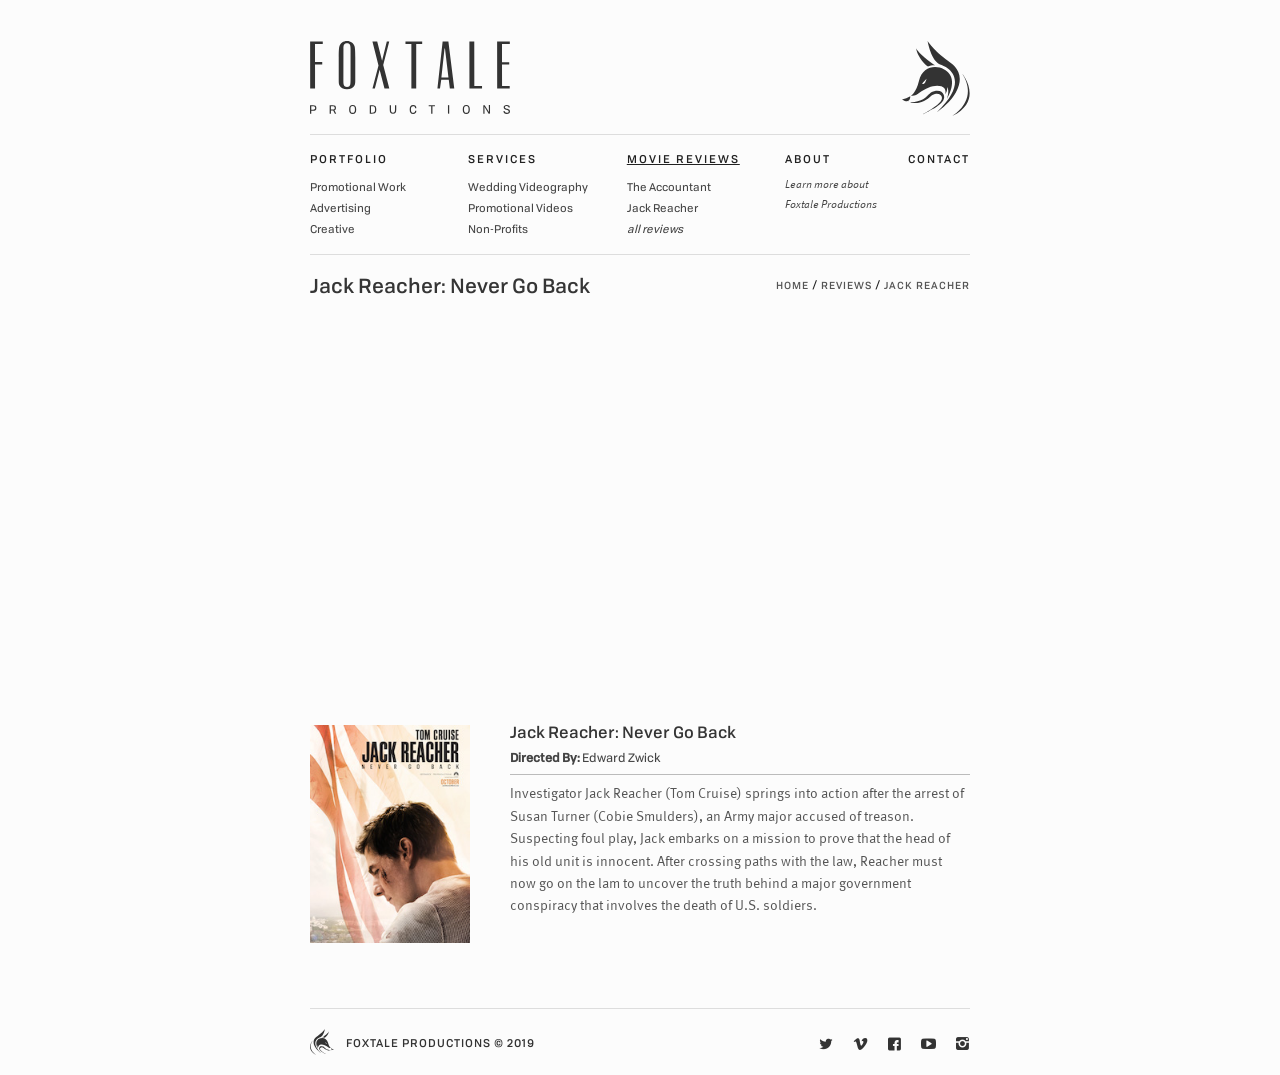
<file: reviews/jack-reacher/index.html>
<!doctype html>
<html>
  <head>

    <title>Foxtale Productions | Reviews</title>

    <meta name="viewport" content="width=device-width, initial-scale=1.0, maximum-scale=1.0">
    <meta name="description" content="Foxtale Productions, offering videography services to the South Louisiana area.">
    <meta charset="utf8">

    <link rel="icon" type="image/x-icon" href="/favicon.ico?v=2">

    <link rel="stylesheet" type="text/css" href="/assets/css/fonts.css">
    <link rel="stylesheet" type="text/css" href="/assets/css/main.css">
      <link rel="stylesheet" type="text/css" href="/assets/css/pages/reviews.css">
</head>
  <body>

    <header class="main">
      <div class="site-title clickable">
        <h1><a class="target" href="/">Foxtale Productions</a></h1>
        <img class="text-logo" src="/assets/img/text-logo.svg">
        <img class="fox-logo" src="/assets/img/fox-logo.svg">
      </div>
      <nav class="main">
        <ul class="top">
          <li class="wide dropdown" id="nav-portfolio">
            <a href="/portfolio/">Portfolio</a>
            <ul class="sub">
              <li><a href="/portfolio/">Promotional Work</a></li>
              <li><a href="/portfolio/">Advertising</a></li>
              <li><a href="/portfolio/">Creative</a></li>
              <li><a class="more all" href="/portfolio/">full portfolio</a></li>
            </ul>
          </li>

          <li class="wide dropdown" id="nav-services">
            <a href="/services/">Services</a>
            <ul class="sub">
              <li><a href="/services/">Wedding Videography</a></li>
              <li><a href="/services/">Promotional Videos</a></li>
              <li><a href="/services/">Non-Profits</a></li>
              <li><a class="more all" href="/services/">all services</a></li>
            </ul>
          </li>

          <li class="wide dropdown" id="nav-reviews">
            <a href="/reviews/">Movie Reviews</a>
            <ul class="sub">
              <li><a href="/reviews/the-accountant/">The Accountant</a></li>
              <li><a href="/reviews/jack-reacher/">Jack Reacher</a></li>
              <li><a class="more" href="/reviews/">all reviews</a></li>
            </ul>
          </li>

          <li class="narrow dropdown clickable mobile-menu-ignore" id="nav-about">
            <a class="target" href="/about/">About</a>
            <div class="sub"><p>Learn more about<br>Foxtale Productions</p></div>
          </li>
          <li class="narrow" id="nav-contact"><a href="/contact/">Contact</a></li>
        </ul>
      </nav>
    </header>

    <div id="content">
      <ul class="inner-nav ablocks" id="breadcrumbs">
          <li>
      <a href="/">Home</a>
       / 				</li>
          <li>
      <a href="reviews">Reviews</a>
       / 				</li>
          <li>
      <a href="/reviews/jack-reacher">Jack Reacher</a>
              </li>
      </ul>
      <main>

        <header class="page">
        <h2>Jack Reacher: Never Go Back</h2>
        </header>

            <figure class="video wide">
                <div class="vid-wrapper">
                    <iframe src="https://player.vimeo.com/video/189473902" frameborder="0" webkitallowfullscreen="" mozallowfullscreen="" allowfullscreen="" data-ruffle-polyfilled=""></iframe>
                </div>
                <figcaption class="video-desc">
                    <img class="thumb" src="/media/reviews/189473902.jpg">
                    <header>
                    <h3>Jack Reacher: Never Go Back</h3>
                    <strong>Directed By: </strong>Edward Zwick			</header>
                    <p class="blurb">Investigator Jack Reacher (Tom Cruise) springs into action after the arrest of Susan Turner (Cobie Smulders), an Army major accused of treason. Suspecting foul play, Jack embarks on a mission to prove that the head of his old unit is innocent. After crossing paths with the law, Reacher must now go on the lam to uncover the truth behind a major government conspiracy that involves the death of U.S. soldiers.</p>
                </figcaption>
            </figure>
        </main>
    </div>
    
    <footer class="main wrapper">
      <div id="social-media">
        <a class="social twitter" href="http://twitter.com/FoxtaleFilms" target="_blank"><span>Twitter</span></a>
        <a class="social vimeo" href="http://vimeo.com/foxtaleproductions" target="_blank"><span>Vimeo</span></a>
        <a class="social facebook" href="http://facebook.com/foxtaleproductions" target="_blank"><span>Facebook</span></a>
        <a class="social youtube" href="https://www.youtube.com/channel/UCCpVB6Ms63Vi31xJvLDTf4w" target="_blank"><span>YouTube</span></a>
        <a class="social instagram" href="https://www.instagram.com/foxtalepro/" target="_blank"><span>Instagram</span></a>
      </div>

      <div id="rights-reserved">
        <a href="https://foxtale.lastman.enterprises">Foxtale Productions © 2019</a>
      </div>
    </footer>

    <script src="/assets/js/main.js"></script>
  </body>
</html>
</file>
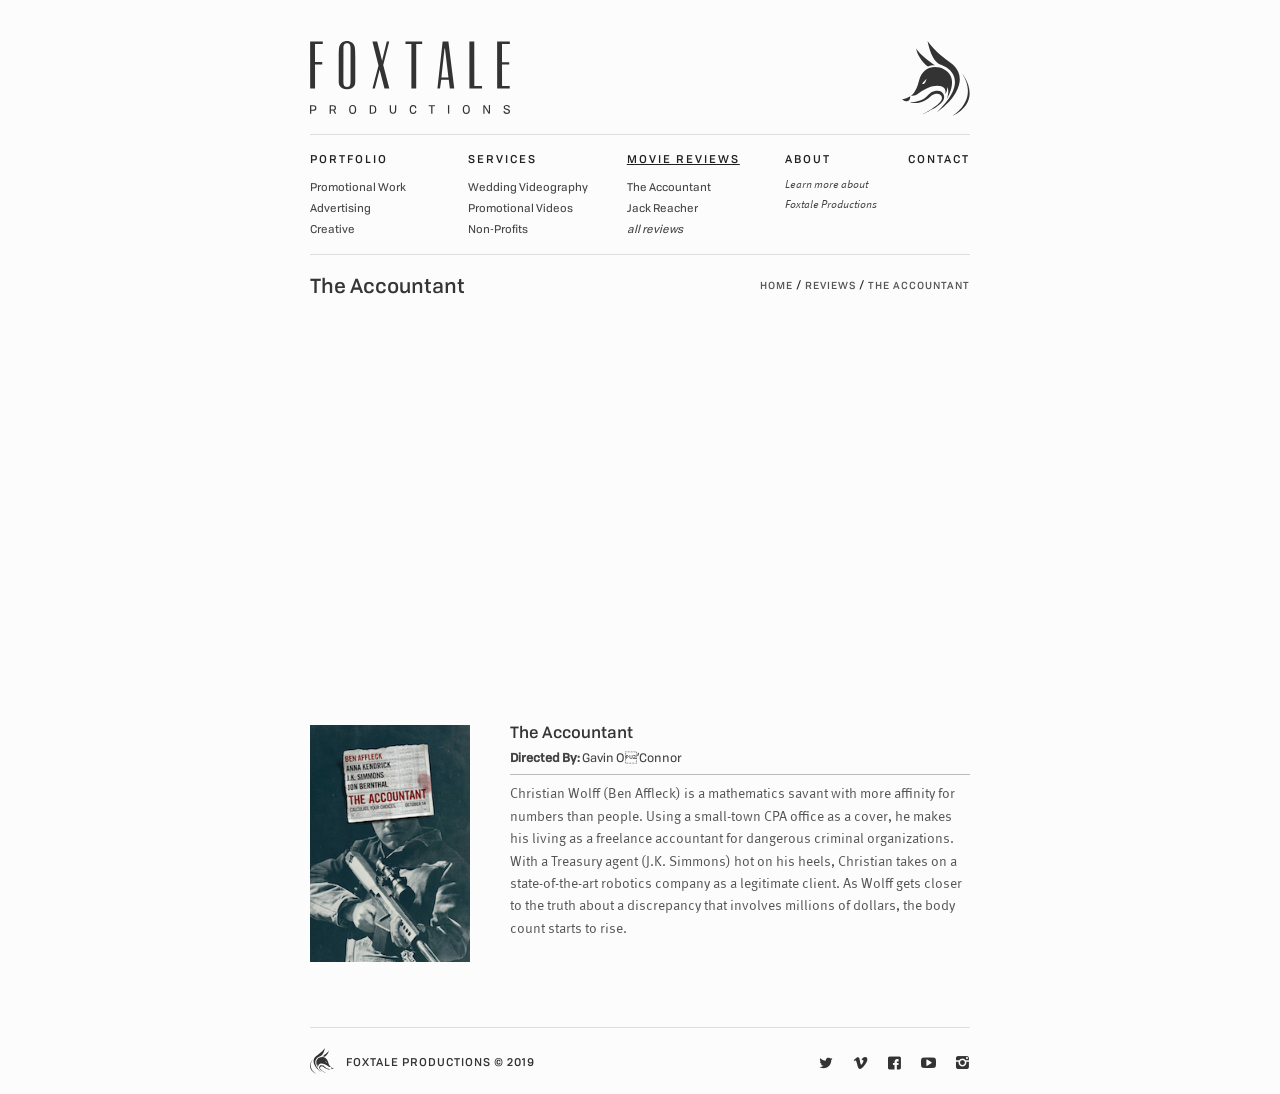
<file: reviews/the-accountant/index.html>
<!doctype html>
<html>
  <head>

    <title>Foxtale Productions | Reviews</title>

    <meta name="viewport" content="width=device-width, initial-scale=1.0, maximum-scale=1.0">
    <meta name="description" content="Foxtale Productions, offering videography services to the South Louisiana area.">
    <meta charset="utf8">

    <link rel="icon" type="image/x-icon" href="/favicon.ico?v=2">

    <link rel="stylesheet" type="text/css" href="/assets/css/fonts.css">
    <link rel="stylesheet" type="text/css" href="/assets/css/main.css">
    <link rel="stylesheet" type="text/css" href="/assets/css/pages/reviews.css">
</head>
  <body>

    <header class="main">
      <div class="site-title clickable">
        <h1><a class="target" href="/">Foxtale Productions</a></h1>
        <img class="text-logo" src="/assets/img/text-logo.svg">
        <img class="fox-logo" src="/assets/img/fox-logo.svg">
      </div>
      <nav class="main">
        <ul class="top">
          <li class="wide dropdown" id="nav-portfolio">
            <a href="/portfolio/">Portfolio</a>
            <ul class="sub">
              <li><a href="/portfolio/">Promotional Work</a></li>
              <li><a href="/portfolio/">Advertising</a></li>
              <li><a href="/portfolio/">Creative</a></li>
              <li><a class="more all" href="/portfolio/">full portfolio</a></li>
            </ul>
          </li>

          <li class="wide dropdown" id="nav-services">
            <a href="/services/">Services</a>
            <ul class="sub">
              <li><a href="/services/">Wedding Videography</a></li>
              <li><a href="/services/">Promotional Videos</a></li>
              <li><a href="/services/">Non-Profits</a></li>
              <li><a class="more all" href="/services/">all services</a></li>
            </ul>
          </li>

          <li class="wide dropdown" id="nav-reviews">
            <a href="/reviews/">Movie Reviews</a>
            <ul class="sub">
              <li><a href="/reviews/the-accountant/">The Accountant</a></li>
              <li><a href="/reviews/jack-reacher/">Jack Reacher</a></li>
              <li><a class="more" href="/reviews/">all reviews</a></li>
            </ul>
          </li>

          <li class="narrow dropdown clickable mobile-menu-ignore" id="nav-about">
            <a class="target" href="/about/">About</a>
            <div class="sub"><p>Learn more about<br>Foxtale Productions</p></div>
          </li>
          <li class="narrow" id="nav-contact"><a href="/contact/">Contact</a></li>
        </ul>
      </nav>
    </header>

    <div id="content">
      <ul class="inner-nav ablocks" id="breadcrumbs">
          <li>
      <a href="/">Home</a>
       / 				</li>
          <li>
      <a href="/reviews">Reviews</a>
       / 				</li>
          <li>
      <a href="/reviews/the-accountant">The Accountant</a>
              </li>
      </ul>

      <main>
        <header class="page">
          <h2>The Accountant</h2>
        </header>
        <figure class="video wide">
          <div class="vid-wrapper">
            <iframe src="https://player.vimeo.com/video/190674078" frameborder="0" webkitallowfullscreen="" mozallowfullscreen="" allowfullscreen="" data-ruffle-polyfilled=""></iframe>
          </div>
          <figcaption class="video-desc">
            <img class="thumb" src="/media/reviews/190674078.jpg">
            <header>
              <h3>The Accountant</h3>
              <strong>Directed By: </strong>Gavin O’Connor
            </header>
            <p class="blurb">Christian Wolff (Ben Affleck) is a mathematics savant with more affinity for numbers than people. Using a small-town CPA office as a cover, he makes his living as a freelance accountant for dangerous criminal organizations. With a Treasury agent (J.K. Simmons) hot on his heels, Christian takes on a state-of-the-art robotics company as a legitimate client. As Wolff gets closer to the truth about a discrepancy that involves millions of dollars, the body count starts to rise.</p>
          </figcaption>
        </figure>
      </main>
    </div>
    
    <footer class="main wrapper">
      <div id="social-media">
        <a class="social twitter" href="http://twitter.com/FoxtaleFilms" target="_blank"><span>Twitter</span></a>
        <a class="social vimeo" href="http://vimeo.com/foxtaleproductions" target="_blank"><span>Vimeo</span></a>
        <a class="social facebook" href="http://facebook.com/foxtaleproductions" target="_blank"><span>Facebook</span></a>
        <a class="social youtube" href="https://www.youtube.com/channel/UCCpVB6Ms63Vi31xJvLDTf4w" target="_blank"><span>YouTube</span></a>
        <a class="social instagram" href="https://www.instagram.com/foxtalepro/" target="_blank"><span>Instagram</span></a>
      </div>

      <div id="rights-reserved">
        <a href="https://foxtale.lastman.enterprises">Foxtale Productions © 2019</a>
      </div>
    </footer>

    <script src="/assets/js/main.js"></script>
  </body>
</html>
</file>
<file: assets/css/fonts.css>
@font-face {
  font-family: 'Vevey';
  font-style: normal;
  font-weight: 400;
  src: url('/assets/fonts/vevey-400.woff')  format('woff')
}

@font-face {
  font-family: 'Tofino';
  font-weight: 300;
  font-style: normal;
  src: url('/assets/fonts/tofino-300.woff')  format('woff')
} @font-face {
  font-family: 'Tofino';
  font-weight: 400;
  font-style: normal;
  src: url('/assets/fonts/tofino-400.woff')  format('woff')
} @font-face {
  font-family: 'Tofino';
  font-weight: 500;
  font-style: normal;
  src: url('/assets/fonts/tofino-500.woff')  format('woff')
}

@font-face {
  font-family: 'Meta Pro';
  font-weight: 400;
  font-style: normal;
  src: url('/assets/fonts/meta-pro-400.woff')  format('woff')
} @font-face {
  font-family: 'Meta Pro';
  font-weight: 500;
  font-style: normal;
  src: url('/assets/fonts/meta-pro-500.woff')  format('woff')
}
@font-face {
  font-family: 'Meta Pro';
  font-weight: 400;
  font-style: italic;
  src: url('/assets/fonts/meta-pro-i-400.woff')  format('woff')
} @font-face {
  font-family: 'Meta Pro';
  font-weight: 500;
  font-style: italic;
  src: url('/assets/fonts/meta-pro-i-500.woff')  format('woff')
} 

@font-face {
  font-family: 'fontello';
  font-weight: normal;
  font-style: normal;
  src: url('/assets/fonts/fontello-400.woff?88536538')  format('woff')
}
.social:before { font-family: 'fontello' }
.social.instagram:before { content: '\F32D' }
.social.facebook:before  { content: '\F30E' }
.social.youtube:before   { content: '\F16A' }
.social.twitter:before   { content: '\F099' }
.social.vimeo:before     { content: '\F27D' }
.social.vine:before      { content: '\F1CA' }
</file>
<file: assets/css/main.css>
@charset 'utf-8';

@keyframes spin {
  0% 	 { transform: rotate(0deg) }
  100% { transform: rotate(360deg) }
}

/* start frame */

*, *:before, *:after { box-sizing: border-box }

.clear { clear: both }

ul {
	padding: 0;
	margin: 0;
}

ul.inline {
	padding: 0;
	margin: 0;
} ul.inline li { display: inline }
ul.commas {	list-style-type: none;
} ul.commas li:nth-last-child(n+2):after { content: ', ' }

ul.block {
	list-style-type: none;
	padding: 0;
	font-weight: 400
} ul.block li {	padding: 8px 0 }
	ul.block li:not(:last-child) { border-bottom: 1px solid #BBB }

textarea { resize: vertical }

.field { padding: 10px 0 }

.field input:not([type="radio"]):not([type="checkbox"]),
textarea {
	display: block;
	width: 100%;
	max-width: 100%
}

.field textarea { height: 150px }

.field h4 { margin: 0; }

.field .right {
	display: block;
	margin-left: auto;
}

.field.inline input,
.field.inline label { display: inline !important }

.flex {
	position: relative;
	display: flex;
	flex-flow: column;
}

@media (min-width: 580px) {
	.flex { flex-flow: row wrap }
	.flex-main { flex: 1 0 }
	.flex-aside {
		width: 300px;
		padding: 0 0 0 30px
	}
	.flex-aside.reverse-wide { order: 2 }
	.flex-half { width: 50% }
	.flex-half:nth-child(2n+1) { padding-right: 12px }
	.flex-half:nth-child(2n+2) { padding-left:  12px }
}

@media (max-width: 579px) {
	.flex-main, .flex-aside { margin-bottom: 20px }
	.flex-aside.reverse-small { order: 2 }
	.flex.seperate .flex-half:not(:last-child) {
		padding-bottom: 30px;
		margin-bottom: 30px;
		border-bottom: 1px solid #BBB
	}
	.hide-narrow { display: none }
}

form {
	padding: 0;
	margin: 0;
}

input[name="required"] { display: none }

input[data-show-validity]:invalid {
	border-color: red !important;
	background-color: rgba(255, 0, 0, .1) !important
}
input[data-show-validity]:valid 	{
	border-color: green !important;
	background-color: rgba(0, 255, 0, .1) !important
}

/* end frame, start main */

html, body {
	padding: 0;
	margin: 0
}

html {
	background: #FCFCFC;
	font-family: 'Tofino';
	font-size: 12px;
	color: #212121;
	font-size: 12px
}

body { padding: 0 25px }

h1, h2, h3,
h4, h5, h6 {
	font-weight: 500;
	color: #353535
}

h1 { font-size: 22px }
h2 { font-size: 20px }
h3 { font-size: 16px }

h3 { margin: 25px 0 10px 0 }
h3:first-child { margin-top: 10px }

h4, h5, h6 {
	margin: 20px 0 5px 0;
	font-weight: 500;
	font-size: 14px
}
h1 a, h2 a, h3 a,
h4 a, h5 a, h6 a {
	text-decoration: none;
	color: inherit
}


p {
	font-family: 'Meta Pro';
	font-size: 14px;
	font-weight: 400;
	color: #555;
	line-height: 1.8;
	margin: 0 0 15px 0;
}
p.justify, .justify p { line-height: 1.8 }
p:last-of-type { margin: 0 }

a {
	color: #030375;
	text-decoration: none
}
a.nostyle {
	color: inherit;
	text-decoration: none
}

a.block, .ablocks {
	display: block;
	margin: 10px 0;
}

a.block, .ablocks a, ul.inner-nav li a {
	font-family: 'Tofino';
	color: #555;
	font-weight: 500;
	font-size: 90%;
	text-transform: uppercase;
	text-decoration: none;
	letter-spacing: 1px
} a.block.dark { color: #212121 }

ul.inner-nav {
	list-style-type: none;
	float: right;
	padding-left: 25px;
	margin: 0px 0 25px 0;
	border-top: 1px solid #DDD
} ul.inner-nav.inline {
	float: none;
	padding-left: 0;
	margin: 0;
	clear: both
} ul.inner-nav li {
		display: inline;
		padding-right: 5px;
		letter-spacing: 1px
	}
	ul.inner-nav li a.active,
	ul.inner-nav li a[active] { text-decoration: underline }
p a {
	color: #333;
	text-decoration: underline;
}

img { max-width: 100% }

blockquote {
	width: 85%;
	max-width: 600px;
	margin: 15px auto;

	text-align: center;
	font-size: 16px;
	font-style: italic;
}

address { font-style: normal }

hr {
	margin: 30px 0;
	height: 1px; width: 100%;
	background: #BBB;
	border: 0;
	clear: both
}

article { margin-bottom: 50px }


input,
textarea,
button {
	border-width: 1px;
	border-style: solid;
	border-color: #999;
	border-radius: 0;
	-webkit-appearance: none;
	background: transparent;
	padding: 4px;
	font-size: 12px;
	font-weight: 500;
	font: 'Tofino';
} input:not([type="radio"]):not([type="checkbox"]):focus,
textarea:focus,
button:focus {
	border-color: #333;
	outline: 0
}
button, input[type="submit"] { cursor: pointer }


input[type="text"], input[type="password"], input[type="number"], input[type="email"], textarea {
	border-width: 0 0 1px 0;
	padding: 4px 0;
	font-weight: 400
}

input[type="submit"], button {
	width: 100%;
	padding: 10px 18px;
	text-align: center;
	text-transform: uppercase;
	letter-spacing: 1px;
	color: #444;
}

@media (min-width: 520px) {
	input[type="submit"], button {
		padding: 4px 18px;
		width: auto;
	}
}


figure {
	margin: 15px 0;
	padding: 0;
	width: 100%;
}
h2+figure,
h3+figure, h4+figure,
h5+figure, h6+figure { margin-top: 0 }

figure img { width: 100% }
figcaption { margin: 20px 0 }
	figcaption header { color: #444 }
	figcaption p {
		line-height: 1.6;
		margin-bottom: 10px;
	}

figcaption h2, figcaption h3,
figcaption h4, figcaption h5,
figcaption h6 { margin: 0 0 8px 0 }
	figcaption h2 a, figcaption h3 a,
	figcaption h4 a, figcaption h5 a,
	figcaption h6 a { color: inherit }

@media (min-width: 400px) {
	figure figcaption img.thumb {
		width: 35%;
		max-width: 160px;
		float: left;
		margin: 0 25px 15px 0;
	}
}

figure.video .vid-wrapper {
	position: relative;
	padding-top: 56.25%;
	height: 0;
	box-sizing: content-box;
}
figure.video iframe {
	position: absolute;
	top: 0; left: 0;
	height: 100%; width: 100%;
}


header.main,
div#content,
.wrapper {
	width: 100%;
	margin: auto;
	max-width: 660px;
	position: relative
}

header.main {	padding-top: 25px }

footer.main {
	margin-top: 50px;
	padding: 10px 0;
	border-top: 1px solid #DDD;
	color: #333;
	text-transform: uppercase;
	letter-spacing: 1px;
	text-align: center;
	clear: both
}footer.main:after {
	content: ' ';
	display: block;
	width: 100%;
	clear: both 
}	footer.main a {
		color: inherit;
		text-decoration: none;
	}

	footer.main #social-media {
		font-size: 15px;
		margin-top: 12px
	}footer.main #social-media .social:not(:first-child) { margin-left: 15px }
		 footer.main #social-media .social:before { margin: 0 }
			footer.main #social-media .social span { display: none }

	footer.main #rights-reserved a {
		display: block;
		font-size: 11px;
		font-weight: 500;
		padding: 15px 0 65px 0px;
		background-image: url('/assets/img/fox-logo.svg');
		background-repeat: no-repeat;
		background-size: 45px auto;
		background-position: bottom center
	}

@media (min-width: 520px) {

	footer.main #rights-reserved { float: left }
	footer.main #social-media { float: right }
	footer.main { text-align: left }
	footer.main #social-media { text-align: right }
	footer.main #social-media .social { position: relative; top: 1px }
	footer.main #rights-reserved,
	footer.main #social-media { width: 50% }

	footer.main #rights-reserved { order: -1 }
	footer.main #rights-reserved a {
		background-size: 24px;
		background-position: left center;
		padding-left: 36px; padding-bottom: 15px
	}
}

@media (max-width: 519px) {
	footer.main #rights-reserved,
	footer.main #social-media { margin-bottom: 15px }
	footer.main #rights-reserved { margin-bottom: 15px }
}


header.page {
	margin: 15px 0;
} header.page.border {
	padding-bottom: 5px;
	border-bottom: 1px solid #DDD
} header.page h2 { margin: 0 } 

@media (min-width: 520px) {
	header.page { margin: 15px 0 }
	header.page.border {
		margin-bottom: 25px;
		padding-bottom: 15px
	}
}

.site-title { height: auto; }
.site-title h1 { display: none }

.site-title img.text-logo {
	width: 175px;
	padding: 15px 0;
}
.site-title img.fox-logo  {
	width: 59px;
	float: right;
	transform: scaleX(-1);
	-webkit-transform: scaleX(-1);
	position: relative;
	top: 16px;
}

@media (min-width: 400px) {
	.site-title img.text-logo { width: 200px }
	.site-title img.fox-logo { width: 68px }
}



nav.main {
	font-family: 'Tofino';
	position: relative;
	display: block;
}	nav.main ul {
		list-style-type: none;
		padding: 0;
		margin: 0;
	}	nav.main ul.top {
		width: 100%;
		max-width: 660px;
		margin: auto;
		font-weight: 500;
	}nav.main ul.top:after {
		content: ' ';
		display: block;
		clear: both;
	} nav.main ul.top > li > a {
		text-transform: uppercase;
		letter-spacing: 2px
	}
	nav.main .sub {
		font-weight: 400;
		font-size: 12px;
		color: #444;
	} nav.main .sub p {
		margin: 0;
		line-height: 1.8;
		font-style: italic;
		font-size: inherit;
		color: inherit
	}
	nav.main .sub li { border-bottom: 1px solid #EEE }
	nav.main .sub li:last-child { border-bottom: 0 }
		nav.main .sub li a {
			padding: 8px 0;
			padding-left: 5px;
			display: block;
			width: 100%
		} 

		/*nav.main .sub li:hover a { text-decoration: underline }*/
	
	nav.main li {
		text-align: center;
		font-size: inherit
	} nav.main li a {
		color: inherit;
		text-decoration: none;
		display: block;
		width: 100%
	} nav.main ul.top > li > a { padding: 10px 0 }

nav.main a.more {
	text-transform: lowercase;
	font-style: italic;
}

li.dropdown > .sub { display: none }

nav.main { font-size: 11px }

nav.main li { text-align: left }

nav.main ul.top > li > a { font-weight: 500 }


@media (min-width: 600px) {
	nav.main ul.top { padding-bottom: 15px }
	nav.main ul.top > li.wide { width: 24% }
	nav.main ul.top > li.narrow { width: 18% }
	nav.main ul.top > li.narrow:last-child { width: 10% }
	nav.main ul.top > li:last-child > a { text-align: right }
	nav.main ul.top > li {
		width: 20%;
		float: left;
	}

	nav.main ul.top > li > a { padding: 15px 0 10px 0 }

	ul.top {
		border-color: #DDD;
		border-style: solid;
		border-width: 1px 0;
	}
	ul.top .sub { display: block }

	nav.main .sub { font-size: 11px }
	nav.main .sub li a {	padding-left: 0 }
	nav.main .sub li { border-bottom: 0 }
	nav.main .sub li a { padding: 3px 0 }

	a.all { display: none !important }
}
@media (max-width: 599px) {
	nav.main ul.top > li { border-bottom: 1px solid #BBB }
	li.dropdown[data-active="true"] > .sub { display: block }
}

.clickable { cursor: pointer }

.gallery {}
.gallery img { display: block }

.gallery ul.thumbs {
	list-style-type: none;
	padding: 0;
	width: calc(100% + 8px);
}.gallery ul.thumbs:after {
	content: ' ';
	display: block;
	clear: both
}
.gallery ul.thumbs li {
	width: 20%;
	float: left;
	padding: 0 8px 8px 0;
}

.gallery ul.thumbs li:nth-child(n+20) { display: none }

.gallery ul.thumbs img {
	width: 100%;
	border: 1px solid #999;
}

.gallery ul.inner-nav {
	margin-top: 10px;
	padding-top: 10px;
	margin-bottom: 15px;
	text-align: center;
	clear: both
}

.gallery .selection .inner-nav a {
	font-size: 16px;
	padding: 10px 0 10px 20px;
	display: inline-block
}

@media (min-width: 480px) {
	.gallery ul.thumbs li { width: 10% }
}

@media (min-width: 540px) {
	.gallery .selection .inner-nav { text-align: right }
	.gallery .selection .inner-nav li { padding: 0 0 0 5px }
	.gallery .selection .inner-nav a {
		padding: 1px;
		font-size: 11px
	}
}

.gallery figure.selected {
	margin: 0 0 25px 0
} .gallery .selected-wrapper { position: relative }
	.gallery .selected-wrapper:before,
	.gallery .selected-wrapper:after {
		content: ' ';
		position: absolute;
		z-index: 2
	}.gallery .selected-wrapper[loading]:after {
		color: white;
		text-align: center;
		padding: 10px;
		width: 26px; height: 26px;
		top: 50%; right: 50%;
		margin: -13px -13px 0 0;
		z-index: 3;
		border: 3px solid rgba(50, 50, 50, .8);
		border-top-color: rgba(255, 255, 255, .8);
		border-radius: 100%;
		animation: spin .75s linear infinite
	}.gallery .selected-wrapper[loading]:before {
		content: '...';
		top: 50%;
		width: 100%;
		margin-top: -13px;
		font: 16px arial;
		text-align: center;
		color: #555
	}
	.gallery figure.selected .stepper {
		position: absolute;
		top: 50%;
		z-index: 1000;
		color: #EEE;
		font-size: 16px;
		line-height: 1.9;
		text-align: center;
		display: block;
		width: 30px; height: 30px;
		margin-top: -15px;
		border-radius: 100%;
		background: rgba(0, 0, 0, .5);
		opacity: 0;
		transition: opacity .2s ease
	} .gallery figure.selected:hover .stepper { opacity: 1 }
		.gallery figure.selected .stepper.prev {
			left: 15px;
			padding-right: 2px }
		.gallery figure.selected .stepper.next {
			right: 15px;
			padding-left: 4px }
	.gallery figure.selected img {
		border: 1px solid #999;
		position: relative;
		z-index: 1;
		opacity: 1;
		transition: opacity .2s
	} .gallery figure.selected img.fadein {
		position: absolute;
		top: 0;
		z-index: 0 }
	.gallery figure.selected figcaption {
		font-weight: 500;
		color: #555;
	}

@media (min-width: 540px) {
	.gallery.halfed .selection {
		width: 38%;
		float: left
	}
	.gallery.halfed ul.thumbs li {
		width: 33.3333%;
		float: left;
		padding: 0 15px 15px 0
	}
	.gallery.halfed ul.inner-nav {
		width: calc(100% - 15px);
		text-align: right
	} 

	.gallery.halfed .selected {
		width: 54%;
		float: right;
	}
}

#breadcrumbs { border-top: 0 }
#breadcrumbs li { padding-right: 0 }
/*#breadcrumbs li:not(:last-child) a:after { content: ' / '; } */

@media (min-width: 560px) {
	#breadcrumbs {
		position: relative;
		top: 7px;
		margin: 0;
		font-size: 90%
	}
}

@media (max-width: 559px) {
	#breadcrumbs {
		float: none;
		text-align: center;
		margin: 15px 0;
		padding-left: 0
	}
}
.selection ul.thumbs li[data-hide] { display: none }
</file>
<file: assets/css/pages/contact.css>
#nav-contact > a { text-decoration: underline }

@media (max-width: 519px) {
	.side-title { display: none }
}


#follow { margin-top: 25px }
#follow li { padding: 0 }
#follow a {
	margin: 0;
	padding: 8px 0;
	font-size: 11px;
}


#follow .social {
	position: relative;
	bottom: 1px;
	font-weight: 500;
}#follow .social:before {
		margin-right: 10px;
		font-size: 15px;
		font-weight: 400;
		position: relative;
		top: 2px;
	}/*#follow .social:hover:after {
		content: '➞';
		margin-left: auto;
		color: #666;
		font-size: 15px;
		font-family: arial;
		margin-top: 0px;
		position: absolute;
		right: 0;
	}*/

#telephone-number a {
	display: block;
	letter-spacing: 0px
}
/*
     FILE ARCHIVED ON 09:43:19 Oct 08, 2018 AND RETRIEVED FROM THE
     INTERNET ARCHIVE ON 20:41:15 Feb 24, 2025.
     JAVASCRIPT APPENDED BY WAYBACK MACHINE, COPYRIGHT INTERNET ARCHIVE.

     ALL OTHER CONTENT MAY ALSO BE PROTECTED BY COPYRIGHT (17 U.S.C.
     SECTION 108(a)(3)).
*/
/*
playback timings (ms):
  captures_list: 0.552
  exclusion.robots: 0.024
  exclusion.robots.policy: 0.014
  esindex: 0.011
  cdx.remote: 6.944
  LoadShardBlock: 269.579 (3)
  PetaboxLoader3.datanode: 322.116 (4)
  load_resource: 182.153
  PetaboxLoader3.resolve: 73.432
*/
</file>
<file: assets/css/pages/portfolio.css>
#nav-portfolio > a { text-decoration: underline }
#nav-portfolio .sub { display: block }

.port-items {
	padding: 0;
	margin: 0;
	list-style-type: none
}
.port-items li {
	border-bottom: 1px solid #DDD;
	padding: 15px 0;
}
.port-items li a.block { margin-bottom: 0px }

.port-items li:first-child { padding-top: 0 }
.port-items li:last-child { border-bottom: 0 }
.port-items li:after {
	content: ' ';
	display: block;
	clear: both;
}

.port-items li p {
	font-size: 13px;
	line-height: 1.7
}


.port-items li img {
	display: block;
	width: 100%;
	border: 1px solid #999
}

@media (min-width: 600px) {
	.port-items li { padding: 25px 0 0 0 }
	.port-items li a.block { margin-bottom: 25px }
	.port-items li img {
		width: 250px;
		float: right;
		margin-left: 80px;
		margin-bottom: 25px
	}
	.port-items li h3 {
		position: relative;
		top: -3px;
		margin: 0 0 5px 0
	}
}
/*
     FILE ARCHIVED ON 08:43:58 Oct 08, 2018 AND RETRIEVED FROM THE
     INTERNET ARCHIVE ON 20:34:11 Feb 24, 2025.
     JAVASCRIPT APPENDED BY WAYBACK MACHINE, COPYRIGHT INTERNET ARCHIVE.

     ALL OTHER CONTENT MAY ALSO BE PROTECTED BY COPYRIGHT (17 U.S.C.
     SECTION 108(a)(3)).
*/
/*
playback timings (ms):
  captures_list: 0.763
  exclusion.robots: 0.041
  exclusion.robots.policy: 0.024
  esindex: 0.015
  cdx.remote: 10.431
  LoadShardBlock: 230.328 (3)
  PetaboxLoader3.datanode: 226.656 (4)
  load_resource: 95.382
  PetaboxLoader3.resolve: 46.757
*/
</file>
<file: assets/css/pages/reviews.css>
#nav-reviews > a { text-decoration: underline }
#nav-reviews .sub { display: block }

.banner {
	margin-bottom: 20px;
	position: relative
}
.banner h3 { display: none }
.banner img {
	width: 100%;
	display: block
}
.banner a.block {
	position: absolute;
	right: 3px; bottom: 3px;
	margin: 0;
	width: 60px;
	text-align: center;
	background: rgba(0, 0, 0, 0.5);
	color: white
}

header.page.review { display: none }

figcaption.video-desc header {
	border-bottom: 1px solid #BBB;
	margin-bottom: 8px;
	padding-bottom: 8px;
	overflow: auto
}
figcaption.video-desc header h3 { margin: -5px 0 5px 0 }

figure.video figcaption:after {
	content: ' ';
	display: block;
	width: 100%;
	clear: both
}

@media (min-width: 600px) {
	figure.video figcaption img.thumb { margin-right: 40px }
}

@media (min-width: 400px) {
	figure.video figcaption { margin-top: 40px }
}

@media (max-width: 399px) {
	figure.video figcaption h3 { margin-top: 20px }
}

.bio {
	margin: 30px 0 20px 0;
}
.bio img.author {
	width: 80px;
	float: left;
	margin: 0 15px 50px 0;
	border: 1px solid #FCFCFC;
	outline: 1px solid #333
}
.bio h5 {
	margin: 0;
	position: relative;
	top: -3px;
	font-family: 'Meta Pro';
	font-style: italic;
}
.bio p {
	font-family: 'Tofino';
	font-size: 11px;
	line-height: 1.5;
}

.bio:after {
	content: ' ';
	display: block;
	clear: both;
}



/*
     FILE ARCHIVED ON 09:43:25 Oct 08, 2018 AND RETRIEVED FROM THE
     INTERNET ARCHIVE ON 20:40:52 Feb 24, 2025.
     JAVASCRIPT APPENDED BY WAYBACK MACHINE, COPYRIGHT INTERNET ARCHIVE.

     ALL OTHER CONTENT MAY ALSO BE PROTECTED BY COPYRIGHT (17 U.S.C.
     SECTION 108(a)(3)).
*/
/*
playback timings (ms):
  captures_list: 0.723
  exclusion.robots: 0.034
  exclusion.robots.policy: 0.02
  esindex: 0.013
  cdx.remote: 25.135
  LoadShardBlock: 252.047 (3)
  PetaboxLoader3.datanode: 226.644 (4)
  PetaboxLoader3.resolve: 133.042 (2)
  load_resource: 128.194
*/
</file>
<file: assets/css/pages/services.css>
#nav-services > a { text-decoration: underline }
#nav-services .sub { display: block }

article { margin: 0 }

section.services {
	display: flex;
	flex-flow: column
} section.services article { flex: 1 }
	section.services article:target { order: -1 }
/*
     FILE ARCHIVED ON 08:25:54 Oct 08, 2018 AND RETRIEVED FROM THE
     INTERNET ARCHIVE ON 20:40:18 Feb 24, 2025.
     JAVASCRIPT APPENDED BY WAYBACK MACHINE, COPYRIGHT INTERNET ARCHIVE.

     ALL OTHER CONTENT MAY ALSO BE PROTECTED BY COPYRIGHT (17 U.S.C.
     SECTION 108(a)(3)).
*/
/*
playback timings (ms):
  captures_list: 0.52
  exclusion.robots: 0.025
  exclusion.robots.policy: 0.016
  esindex: 0.01
  cdx.remote: 347.603
  LoadShardBlock: 158.878 (3)
  PetaboxLoader3.datanode: 163.118 (4)
  load_resource: 126.2
  PetaboxLoader3.resolve: 104.873
*/
</file>
